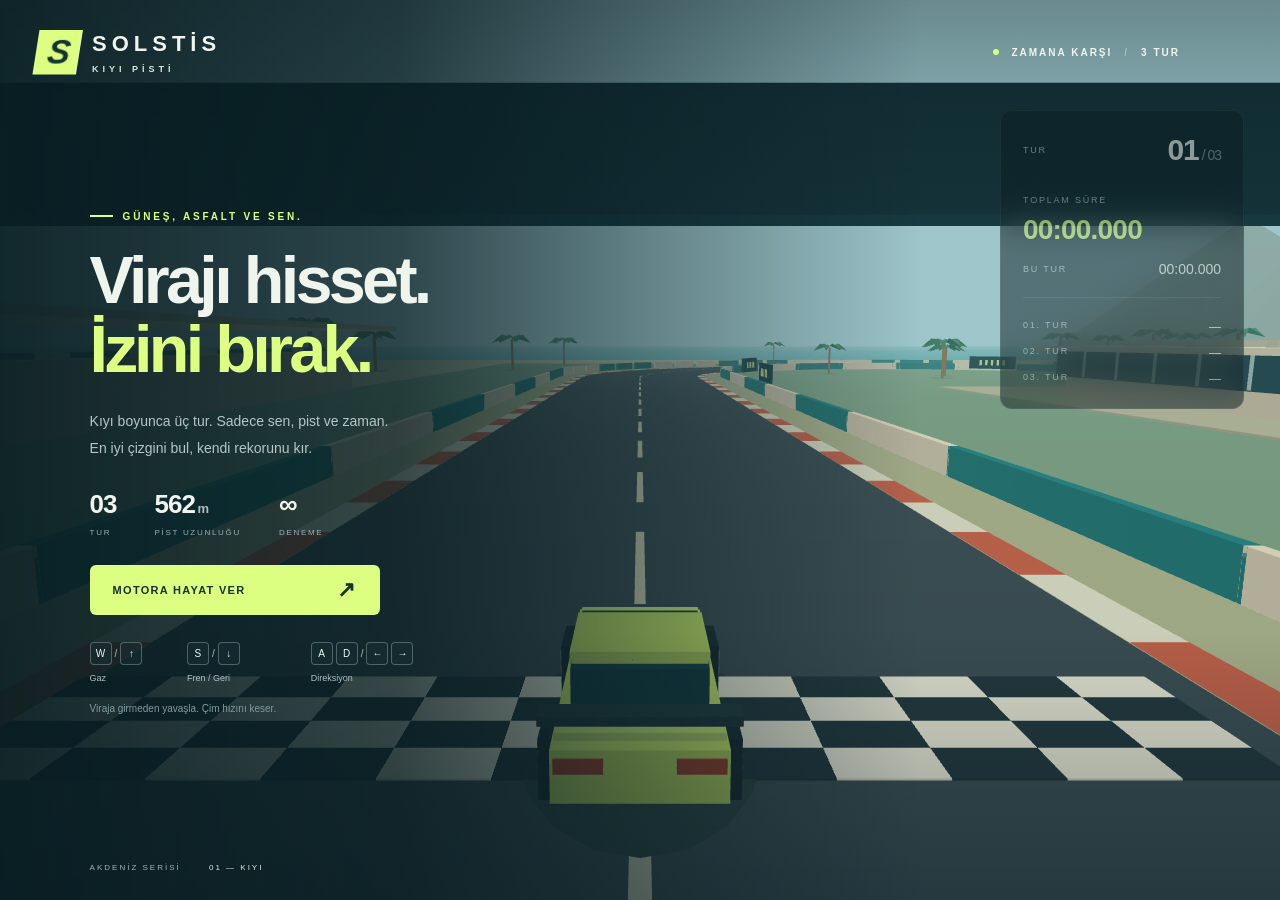
<file: chatgpt/index.html>
<!doctype html>
<html lang="tr">
<head>
<meta charset="utf-8"><meta name="viewport" content="width=device-width,initial-scale=1">
<title>Solstis — Kıyı Pisti</title>
<link rel="stylesheet" href="style.css">
</head>
<body>
<canvas id="game" aria-label="Üç boyutlu araba yarışı"></canvas>
<div class="vignette"></div>
<header><div class="brand"><span class="mark">S<span></span></span><div>SOLSTİS<small>KIYI PİSTİ</small></div></div><div class="event"><i></i> ZAMANA KARŞI <span> / </span> 3 TUR</div><button id="pause" class="icon-button" aria-label="Yarışı duraklat" title="Duraklat (P)">Ⅱ</button></header>
<section id="telemetry" class="glass telemetry"><div class="lap-count"><span>TUR</span><b id="lap">01<em> / 03</em></b></div><div class="total"><span>TOPLAM SÜRE</span><strong id="total">00:00.000</strong></div><div class="current"><span>BU TUR</span><strong id="current">00:00.000</strong></div><div id="lap-list" class="lap-list"><div><span>01. TUR</span><b>—</b></div><div><span>02. TUR</span><b>—</b></div><div><span>03. TUR</span><b>—</b></div></div></section>
<div id="notification" role="status"></div>
<div class="map glass"><div class="map-title">PİST ROTASI <span>562 M</span></div><svg viewBox="-132 -74 264 148" aria-label="Pist haritası"><path d="M -65 -48 L 65 -48 A 48 48 0 0 1 65 48 L -65 48 A 48 48 0 0 1 -65 -48" fill="none" stroke="#4d696b" stroke-width="13"/><path d="M -65 -48 L 65 -48 A 48 48 0 0 1 65 48 L -65 48 A 48 48 0 0 1 -65 -48" fill="none" stroke="#c1d0b7" stroke-width="1" stroke-dasharray="3 5"/><path d="M -40 -56 V -40" stroke="white" stroke-width="3"/><circle id="map-dot" cx="-40" cy="-48" r="5" fill="#d7ff71" stroke="#15282b" stroke-width="2"/></svg><div class="map-caption"><i></i> SENİN ARABAN <span>SAAT YÖNÜNDE ↻</span></div></div>
<div class="speed"><div><b id="speed">000</b><span>KM/SA</span></div><div class="speed-track"><i id="speed-bar"></i></div><footer><span id="gear">N</span><span id="surface">ASFALT</span></footer></div>
<div class="bottom-hint"><kbd>W</kbd><kbd>A</kbd><kbd>S</kbd><kbd>D</kbd><span> / Ok tuşları</span><span class="divider">·</span><kbd>P</kbd><span>Duraklat</span><span class="divider">·</span><kbd>F</kbd><span>Tam ekran</span></div>
<div id="overlay" class="overlay"><main class="welcome"><div class="eyebrow"><span></span> GÜNEŞ, ASFALT VE SEN.</div><h1>Virajı hisset.<br><em>İzini bırak.</em></h1><p>Kıyı boyunca üç tur. Sadece sen, pist ve zaman.<br>En iyi çizgini bul, kendi rekorunu kır.</p><div class="specs"><div><b>03</b><span>TUR</span></div><div><b>562<span> m</span></b><span>PİST UZUNLUĞU</span></div><div><b>∞</b><span>DENEME</span></div></div><button id="start" class="primary">MOTORA HAYAT VER <span>↗</span></button><div class="controls"><div><kbd>W</kbd> / <kbd>↑</kbd><span>Gaz</span></div><div><kbd>S</kbd> / <kbd>↓</kbd><span>Fren / Geri</span></div><div><kbd>A</kbd><kbd>D</kbd> / <kbd>←</kbd><kbd>→</kbd><span>Direksiyon</span></div></div><small class="tip">Viraja girmeden yavaşla. Çim hızını keser.</small></main><div class="edition">AKDENİZ SERİSİ <span>01 — KIYI</span></div></div>
<div id="pause-overlay" class="modal" hidden><section class="result-card"><div class="eyebrow">KISA BİR MOLA</div><h2>Yarış duraklatıldı.</h2><p>Zaman sen hazır olana kadar bekler.</p><button id="resume" class="primary">DEVAM ET <span>↗</span></button><button id="restart-pause" class="secondary">Yeniden başlat</button></section></div>
<div id="results" class="modal" hidden><section class="result-card"><div class="eyebrow">DAMALI BAYRAK</div><h2>Üç tur. Tek iz.</h2><p id="result-message">Kıyı pistini tamamladın.</p><div class="result-total"><span>TOPLAM SÜREN</span><b id="result-time"></b></div><div id="result-laps"></div><div class="best"><span>EN İYİ TUR</span><b id="best-lap"></b></div><button id="restart" class="primary">BİR DAHA YARIŞ <span>↗</span></button></section></div>
<div id="countdown" aria-live="polite"></div>
<script src="game.js"></script>
</body></html>
</file>
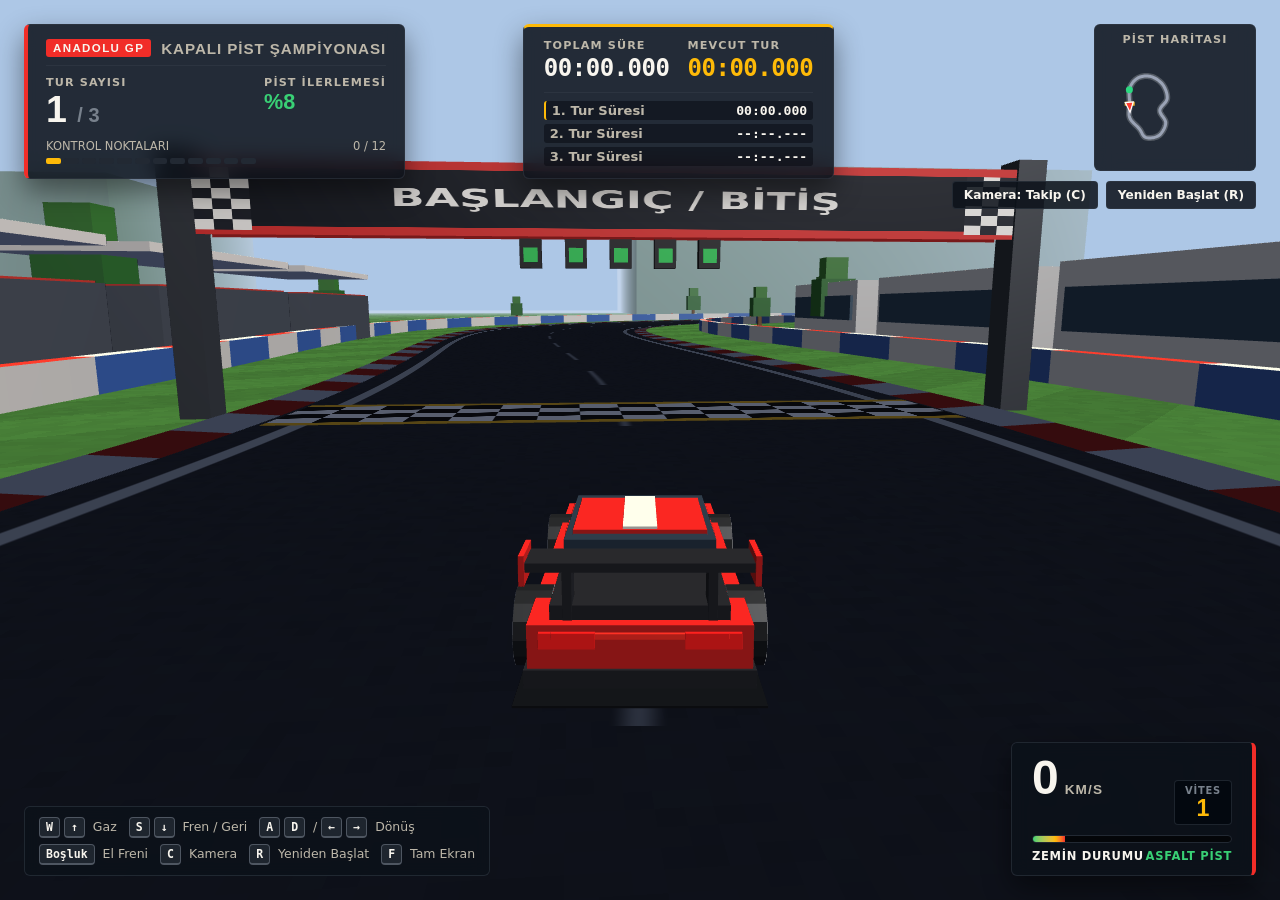
<file: gemini/index.html>
<!DOCTYPE html>
<html lang="tr">
<head>
  <meta charset="UTF-8" />
  <meta name="viewport" content="width=device-width, initial-scale=1.0" />
  <title>Anadolu GP — 3D Araba Yarışı</title>
  <style>
    :root {
      --bg-obsidian: oklch(0.14 0.015 255 / 0.88);
      --bg-panel: oklch(0.18 0.018 255 / 0.86);
      --bg-panel-strong: oklch(0.13 0.018 255 / 0.95);
      --border-subtle: oklch(0.35 0.02 255 / 0.55);
      --border-highlight: oklch(0.64 0.22 29 / 0.85);
      --text-primary: oklch(0.97 0.01 85);
      --text-secondary: oklch(0.78 0.02 85);
      --text-muted: oklch(0.60 0.02 255);
      --accent-red: oklch(0.62 0.23 28);
      --accent-amber: oklch(0.83 0.17 82);
      --accent-emerald: oklch(0.76 0.18 152);
      --font-display: 'Bahnschrift', 'DIN Alternate', 'Franklin Gothic Medium', 'Trebuchet MS', sans-serif;
      --font-sans: system-ui, -apple-system, 'Segoe UI', sans-serif;
      --font-mono: 'SF Mono', 'JetBrains Mono', 'Menlo', 'Consolas', monospace;
    }

    * {
      box-sizing: border-box;
      margin: 0;
      padding: 0;
      user-select: none;
      -webkit-user-select: none;
    }

    html, body {
      width: 100%;
      height: 100%;
      overflow: hidden;
      background: oklch(0.15 0.02 250);
      font-family: var(--font-sans);
      color: var(--text-primary);
    }

    #game-container {
      position: relative;
      width: 100vw;
      height: 100vh;
      overflow: hidden;
    }

    #gl-canvas {
      display: block;
      width: 100%;
      height: 100%;
    }

    /* Telemetry HUD Overlay */
    .hud-layer {
      position: absolute;
      inset: 0;
      pointer-events: none;
      display: grid;
      grid-template-rows: auto 1fr auto;
      padding: clamp(14px, 2vw, 24px);
      z-index: 10;
    }

    .hud-top {
      display: flex;
      justify-content: space-between;
      align-items: flex-start;
      gap: 16px;
      flex-wrap: wrap;
    }

    /* Left Telemetry Block: Lap & Checkpoints */
    .telemetry-card {
      background: var(--bg-panel);
      border: 1px solid var(--border-subtle);
      border-left: 4px solid var(--accent-red);
      backdrop-filter: blur(10px);
      padding: 14px 18px;
      border-radius: 6px;
      box-shadow: 0 12px 28px oklch(0.08 0.01 250 / 0.45);
    }

    .brand-header {
      display: flex;
      align-items: center;
      gap: 10px;
      margin-bottom: 10px;
      padding-bottom: 8px;
      border-bottom: 1px solid var(--border-subtle);
    }

    .brand-tag {
      background: var(--accent-red);
      color: var(--text-primary);
      font-family: var(--font-display);
      font-weight: 800;
      font-size: 0.72rem;
      letter-spacing: 0.12em;
      padding: 3px 7px;
      border-radius: 3px;
      text-transform: uppercase;
    }

    .brand-title {
      font-family: var(--font-display);
      font-weight: 700;
      font-size: 0.95rem;
      letter-spacing: 0.06em;
      color: var(--text-secondary);
      text-transform: uppercase;
    }

    .lap-counter-row {
      display: flex;
      align-items: baseline;
       justify-content: space-between;
      gap: 24px;
    }

    .metric-group {
      display: flex;
      flex-direction: column;
    }

    .metric-label {
      font-size: 0.7rem;
      font-weight: 700;
      letter-spacing: 0.1em;
      text-transform: uppercase;
      color: var(--text-secondary);
      margin-bottom: 2px;
    }

    .lap-value {
      font-family: var(--font-display);
      font-size: clamp(1.8rem, 3vw, 2.35rem);
      font-weight: 800;
      line-height: 1;
      font-variant-numeric: tabular-nums;
      color: var(--text-primary);
    }

    .lap-value span {
      color: var(--text-muted);
      font-size: 1.25rem;
      font-weight: 600;
    }

    .sector-progress {
      margin-top: 10px;
    }

    .sector-Header {
      display: flex;
      justify-content: space-between;
      font-size: 0.72rem;
      color: var(--text-secondary);
      margin-bottom: 5px;
      font-variant-numeric: tabular-nums;
    }

    .sector-bars {
      display: grid;
      grid-template-columns: repeat(12, 1fr);
      gap: 3px;
      width: 210px;
    }

    .sector-pip {
      height: 6px;
      border-radius: 2px;
      background: oklch(0.28 0.02 255);
      transition: background-color 0.15s ease;
    }

    .sector-pip.passed {
      background: var(--accent-emerald);
    }

    .sector-pip.next {
      background: var(--accent-amber);
    }

    /* Center-Top Timing Board */
    .timing-board {
      background: var(--bg-panel);
      border: 1px solid var(--border-subtle);
      border-top: 3px solid var(--accent-amber);
      backdrop-filter: blur(10px);
      padding: 12px 20px;
      border-radius: 6px;
      min-width: 290px;
      box-shadow: 0 12px 28px oklch(0.08 0.01 250 / 0.45);
    }

    .primary-timers {
      display: grid;
      grid-template-columns: 1fr 1fr;
      gap: 18px;
      padding-bottom: 10px;
      border-bottom: 1px solid var(--border-subtle);
      margin-bottom: 8px;
    }

    .timer-value {
      font-family: var(--font-mono);
      font-size: clamp(1.2rem, 2vw, 1.5rem);
      font-weight: 700;
      font-variant-numeric: tabular-nums;
      letter-spacing: -0.02em;
      color: var(--text-primary);
    }

    .timer-value.accent {
      color: var(--accent-amber);
    }

    .lap-splits-list {
      display: flex;
      flex-direction: column;
      gap: 4px;
    }

    .lap-split-item {
      display: flex;
      justify-content: space-between;
      align-items: center;
      font-size: 0.82rem;
      padding: 2px 6px;
      border-radius: 3px;
      background: oklch(0.14 0.015 255 / 0.5);
    }

    .lap-split-item.active-lap {
      border-left: 2px solid var(--accent-amber);
      color: var(--text-primary);
    }

    .lap-split-item.completed-lap {
      border-left: 2px solid var(--accent-emerald);
    }

    .lap-split-label {
      font-weight: 600;
      color: var(--text-secondary);
    }

    .lap-split-time {
      font-family: var(--font-mono);
      font-variant-numeric: tabular-nums;
      font-weight: 600;
      color: var(--text-primary);
    }

    /* Right Top: Minimap & Quick Actions */
    .right-hud-column {
      display: flex;
      flex-direction: column;
      align-items: flex-end;
      gap: 10px;
    }

    .minimap-card {
      background: var(--bg-panel);
      border: 1px solid var(--border-subtle);
      border-radius: 6px;
      padding: 8px 10px;
      backdrop-filter: blur(10px);
      display: flex;
      flex-direction: column;
      align-items: center;
      gap: 4px;
    }

    #minimap-canvas {
      display: block;
      width: 140px;
      height: 110px;
    }

    .hud-action-row {
      display: flex;
      gap: 8px;
      pointer-events: auto;
    }

    .hud-btn {
      background: var(--bg-panel);
      color: var(--text-primary);
      border: 1px solid var(--border-subtle);
      border-radius: 4px;
      padding: 6px 11px;
      font-family: var(--font-sans);
      font-size: 0.76rem;
      font-weight: 600;
      cursor: pointer;
      transition: background-color 0.15s ease, border-color 0.15s ease, transform 0.1s ease;
    }

    .hud-btn:hover {
      background: oklch(0.25 0.03 255 / 0.95);
      border-color: var(--accent-amber);
    }

    .hud-btn:active {
      transform: translateY(1px);
    }

    /* Center Status Alerts (Off-track, Wrong way, Lap completed) */
    .hud-center {
      display: flex;
      flex-direction: column;
      align-items: center;
      justify-content: flex-start;
      padding-top: 18px;
      gap: 10px;
    }

    .alert-banner {
      padding: 10px 22px;
      border-radius: 6px;
      font-family: var(--font-display);
      font-size: 1.05rem;
      font-weight: 800;
      letter-spacing: 0.06em;
      text-transform: uppercase;
      opacity: 0;
      transform: translateY(-8px);
      transition: opacity 0.18s ease, transform 0.18s ease;
      box-shadow: 0 10px 25px oklch(0.05 0.02 25 / 0.5);
      text-align: center;
    }

    .alert-banner.visible {
      opacity: 1;
      transform: translateY(0);
    }

    .alert-banner.warning {
      background: oklch(0.54 0.22 28 / 0.95);
      border: 2px solid oklch(0.84 0.16 80);
      color: var(--text-primary);
    }

    .alert-banner.info {
      background: oklch(0.22 0.04 155 / 0.94);
      border: 2px solid var(--accent-emerald);
      color: var(--text-primary);
    }

    /* Bottom HUD: Controls Guide + Speedometer Cluster */
    .hud-bottom {
      display: flex;
      justify-content: space-between;
      align-items: flex-end;
      gap: 16px;
      flex-wrap: wrap;
    }

    .controls-card {
      background: var(--bg-panel);
      border: 1px solid var(--border-subtle);
      border-radius: 6px;
      padding: 10px 14px;
      backdrop-filter: blur(8px);
      display: flex;
      flex-direction: column;
      gap: 6px;
    }

    .controls-row {
      display: flex;
      align-items: center;
      gap: 12px;
      flex-wrap: wrap;
      font-size: 0.78rem;
      color: var(--text-secondary);
    }

    .key-badge {
      display: inline-block;
      background: oklch(0.26 0.02 255);
      border: 1px solid oklch(0.45 0.02 255);
      border-bottom-width: 2px;
      color: var(--text-primary);
      font-family: var(--font-mono);
      font-size: 0.72rem;
      font-weight: 700;
      padding: 2px 6px;
      border-radius: 4px;
      margin-right: 4px;
    }

    /* Speedometer & Tachometer Cluster */
    .speed-cluster {
      background: var(--bg-panel);
      border: 1px solid var(--border-subtle);
      border-right: 4px solid var(--accent-red);
      border-radius: 6px;
      padding: 12px 20px;
      backdrop-filter: blur(10px);
      min-width: 245px;
      box-shadow: 0 12px 28px oklch(0.08 0.01 250 / 0.45);
    }

    .speed-top-row {
      display: flex;
      justify-content: space-between;
      align-items: baseline;
      gap: 18px;
    }

    .speed-readout {
      display: flex;
      align-items: baseline;
      gap: 6px;
    }

    .speed-number {
      font-family: var(--font-display);
      font-size: clamp(2.2rem, 3.8vw, 3rem);
      font-weight: 900;
      line-height: 0.95;
      font-variant-numeric: tabular-nums;
      color: var(--text-primary);
    }

    .speed-unit {
      font-family: var(--font-display);
      font-size: 0.85rem;
      font-weight: 700;
      color: var(--text-secondary);
      letter-spacing: 0.08em;
    }

    .gear-box {
      display: flex;
      flex-direction: column;
      align-items: center;
      background: oklch(0.13 0.02 255);
      border: 1px solid var(--border-subtle);
      border-radius: 4px;
      padding: 4px 10px;
      min-width: 54px;
    }

    .gear-label {
      font-size: 0.62rem;
      font-weight: 700;
      color: var(--text-muted);
      letter-spacing: 0.08em;
    }

    .gear-value {
      font-family: var(--font-display);
      font-size: 1.45rem;
      font-weight: 900;
      color: var(--accent-amber);
      line-height: 1.05;
    }

    .rpm-bar-track {
      margin-top: 10px;
      width: 100%;
      height: 8px;
      background: oklch(0.12 0.01 255);
      border-radius: 4px;
      overflow: hidden;
      border: 1px solid oklch(0.28 0.02 255);
    }

    .rpm-bar-fill {
      height: 100%;
      width: 15%;
      background: linear-gradient(90deg, var(--accent-emerald) 0%, var(--accent-amber) 70%, var(--accent-red) 100%);
      transition: width 0.06s linear;
    }

    .surface-status {
      margin-top: 6px;
      display: flex;
      justify-content: space-between;
      font-size: 0.72rem;
      font-weight: 700;
      letter-spacing: 0.06em;
      text-transform: uppercase;
    }

    .surface-tag {
      color: var(--accent-emerald);
    }

    .surface-tag.offtrack {
      color: var(--accent-red);
    }

    /* Results Screen Modal */
    .results-overlay {
      position: absolute;
      inset: 0;
      background: oklch(0.10 0.02 255 / 0.82);
      backdrop-filter: blur(12px);
      display: flex;
      align-items: center;
      justify-content: center;
      padding: 20px;
      z-index: 50;
      opacity: 0;
      pointer-events: none;
      transition: opacity 0.3s cubic-bezier(0.22, 1, 0.36, 1);
    }

    .results-overlay.open {
      opacity: 1;
      pointer-events: auto;
    }

    .results-panel {
      background: var(--bg-panel-strong);
      border: 1px solid var(--border-subtle);
      border-top: 5px solid var(--accent-red);
      border-radius: 8px;
      width: min(540px, 100%);
      padding: clamp(22px, 4vw, 34px);
      box-shadow: 0 24px 60px oklch(0.04 0.01 255 / 0.8);
      transform: translateY(16px);
      transition: transform 0.35s cubic-bezier(0.22, 1, 0.36, 1);
    }

    .results-overlay.open .results-panel {
      transform: translateY(0);
    }

    .results-badge {
      display: inline-block;
      background: var(--accent-red);
      color: var(--text-primary);
      font-family: var(--font-display);
      font-size: 0.78rem;
      font-weight: 800;
      letter-spacing: 0.14em;
      padding: 4px 10px;
      border-radius: 3px;
      text-transform: uppercase;
      margin-bottom: 10px;
    }

    .results-title {
      font-family: var(--font-display);
      font-size: clamp(1.8rem, 3.5vw, 2.4rem);
      font-weight: 900;
      letter-spacing: 0.02em;
      color: var(--text-primary);
      margin-bottom: 6px;
    }

    .results-subtitle {
      font-size: 0.92rem;
      color: var(--text-secondary);
      margin-bottom: 22px;
    }

    .results-summary-grid {
      display: grid;
      grid-template-columns: 1fr 1fr;
      gap: 14px;
      margin-bottom: 20px;
    }

    .summary-box {
      background: oklch(0.17 0.02 255);
      border: 1px solid var(--border-subtle);
      border-radius: 6px;
      padding: 12px 16px;
    }

    .summary-box-label {
      font-size: 0.72rem;
      font-weight: 700;
      letter-spacing: 0.1em;
      text-transform: uppercase;
      color: var(--text-secondary);
      margin-bottom: 4px;
    }

    .summary-box-value {
      font-family: var(--font-mono);
      font-size: 1.45rem;
      font-weight: 800;
      font-variant-numeric: tabular-nums;
      color: var(--accent-amber);
    }

    .results-laps-table {
      width: 100%;
      border-collapse: collapse;
      margin-bottom: 24px;
      background: oklch(0.16 0.015 255);
      border-radius: 6px;
      overflow: hidden;
      border: 1px solid var(--border-subtle);
    }

    .results-laps-table th,
    .results-laps-table td {
      padding: 10px 14px;
      text-align: left;
      font-size: 0.88rem;
      border-bottom: 1px solid var(--border-subtle);
    }

    .results-laps-table th {
      font-size: 0.72rem;
      text-transform: uppercase;
      letter-spacing: 0.08em;
      color: var(--text-secondary);
      background: oklch(0.14 0.015 255);
    }

    .results-laps-table td.mono-cell {
      font-family: var(--font-mono);
      font-variant-numeric: tabular-nums;
      font-weight: 700;
      text-align: right;
    }

    .best-lap-badge {
      display: inline-block;
      background: oklch(0.32 0.11 152);
      color: var(--accent-emerald);
      font-size: 0.68rem;
      font-weight: 800;
      padding: 2px 6px;
      border-radius: 3px;
      margin-left: 8px;
      text-transform: uppercase;
    }

    .results-actions {
      display: flex;
      gap: 12px;
      justify-content: flex-end;
    }

    .btn-restart {
      width: 100%;
      background: var(--accent-red);
      color: var(--text-primary);
      border: none;
      border-radius: 6px;
      padding: 14px 24px;
      font-family: var(--font-display);
      font-size: 1.05rem;
      font-weight: 800;
      letter-spacing: 0.08em;
      text-transform: uppercase;
      cursor: pointer;
      transition: background-color 0.15s ease, transform 0.1s ease;
      box-shadow: 0 8px 20px oklch(0.55 0.22 28 / 0.4);
    }

    .btn-restart:hover {
      background: oklch(0.67 0.23 28);
    }

    .btn-restart:active {
      transform: translateY(1px);
    }

    @media (max-width: 760px) {
      .hud-top {
        flex-direction: column;
        align-items: stretch;
      }
      .right-hud-column {
        flex-direction: row;
        justify-content: space-between;
        align-items: center;
      }
      .controls-card {
        display: none;
      }
    }
  </style>
</head>
<body>
  <div id="game-container">
    <canvas id="gl-canvas"></canvas>

    <!-- Turkish Motorsport Telemetry HUD -->
    <div class="hud-layer">
      <div class="hud-top">
        <!-- Lap & Sector Progress -->
        <div class="telemetry-card">
          <div class="brand-header">
            <span class="brand-tag">ANADOLU GP</span>
            <span class="brand-title">KAPALI PİST ŞAMPİYONASI</span>
          </div>
          <div class="lap-counter-row">
            <div class="metric-group">
              <span class="metric-label">TUR SAYISI</span>
              <div class="lap-value" id="hud-lap">1 <span>/ 3</span></div>
            </div>
            <div class="metric-group">
              <span class="metric-label">PİST İLERLEMESİ</span>
              <div class="lap-value" id="hud-progress" style="font-size:1.35rem; color: var(--accent-emerald);">%0</div>
            </div>
          </div>
          <div class="sector-progress">
            <div class="sector-Header">
              <span>KONTROL NOKTALARI</span>
              <span id="hud-checkpoint-text">0 / 12</span>
            </div>
            <div class="sector-bars" id="hud-sector-bars"></div>
          </div>
        </div>

        <!-- Timing Board: Total Time, Current Lap, Lap Splits -->
        <div class="timing-board">
          <div class="primary-timers">
            <div class="metric-group">
              <span class="metric-label">TOPLAM SÜRE</span>
              <div class="timer-value" id="hud-total-time">00:00.000</div>
            </div>
            <div class="metric-group">
              <span class="metric-label">MEVCUT TUR</span>
              <div class="timer-value accent" id="hud-current-lap-time">00:00.000</div>
            </div>
          </div>
          <div class="lap-splits-list">
            <div class="lap-split-item active-lap" id="lap-row-1">
              <span class="lap-split-label">1. Tur Süresi</span>
              <span class="lap-split-time" id="lap-time-1">--:--.---</span>
            </div>
            <div class="lap-split-item" id="lap-row-2">
              <span class="lap-split-label">2. Tur Süresi</span>
              <span class="lap-split-time" id="lap-time-2">--:--.---</span>
            </div>
            <div class="lap-split-item" id="lap-row-3">
              <span class="lap-split-label">3. Tur Süresi</span>
              <span class="lap-split-time" id="lap-time-3">--:--.---</span>
            </div>
          </div>
        </div>

        <!-- Track Minimap & Quick Buttons -->
        <div class="right-hud-column">
          <div class="minimap-card">
            <span class="metric-label">PİST HARİTASI</span>
            <canvas id="minimap-canvas" width="140" height="110"></canvas>
          </div>
          <div class="hud-action-row">
            <button class="hud-btn" id="btn-camera" type="button" title="Kamera Açısını Değiştir (C)">Kamera: Takip (C)</button>
            <button class="hud-btn" id="btn-quick-reset" type="button" title="Yarışı Baştan Başlat (R)">Yeniden Başlat (R)</button>
          </div>
        </div>
      </div>

      <!-- Center Alerts -->
      <div class="hud-center">
        <div class="alert-banner" id="hud-alert"></div>
      </div>

      <!-- Bottom Controls & Speedometer -->
      <div class="hud-bottom">
        <div class="controls-card">
          <div class="controls-row">
            <span><kbd class="key-badge">W</kbd><kbd class="key-badge">↑</kbd> Gaz</span>
            <span><kbd class="key-badge">S</kbd><kbd class="key-badge">↓</kbd> Fren / Geri</span>
            <span><kbd class="key-badge">A</kbd><kbd class="key-badge">D</kbd> / <kbd class="key-badge">←</kbd><kbd class="key-badge">→</kbd> Dönüş</span>
          </div>
          <div class="controls-row">
            <span><kbd class="key-badge">Boşluk</kbd> El Freni</span>
            <span><kbd class="key-badge">C</kbd> Kamera</span>
            <span><kbd class="key-badge">R</kbd> Yeniden Başlat</span>
            <span><kbd class="key-badge">F</kbd> Tam Ekran</span>
          </div>
        </div>

        <div class="speed-cluster">
          <div class="speed-top-row">
            <div class="speed-readout">
              <span class="speed-number" id="hud-speed">0</span>
              <span class="speed-unit">KM/S</span>
            </div>
            <div class="gear-box">
              <span class="gear-label">VİTES</span>
              <span class="gear-value" id="hud-gear">1</span>
            </div>
          </div>
          <div class="rpm-bar-track">
            <div class="rpm-bar-fill" id="hud-rpm-bar"></div>
          </div>
          <div class="surface-status">
            <span>ZEMİN DURUMU</span>
            <span class="surface-tag" id="hud-surface">ASFALT PİST</span>
          </div>
        </div>
      </div>
    </div>

    <!-- 3-Lap Finish Results Modal -->
    <div class="results-overlay" id="results-modal" role="dialog" aria-modal="true" aria-labelledby="results-heading">
      <div class="results-panel">
        <span class="results-badge">DAMALI BAYRAK — 3 TUR BİTTİ</span>
        <h1 class="results-title" id="results-heading">YARIŞ TAMAMLANDI!</h1>
        <p class="results-subtitle" id="results-rank-text">Anadolu GP kapalı pistinde 3 turu başarıyla tamamladınız.</p>

        <div class="results-summary-grid">
          <div class="summary-box">
            <div class="summary-box-label">TOPLAM SÜRE</div>
            <div class="summary-box-value" id="res-total-time">00:00.000</div>
          </div>
          <div class="summary-box">
            <div class="summary-box-label">EN İYİ TUR</div>
            <div class="summary-box-value" id="res-best-lap" style="color: var(--accent-emerald);">00:00.000</div>
          </div>
        </div>

        <table class="results-laps-table">
          <thead>
            <tr>
              <th>Tur</th>
              <th>Durum</th>
              <th style="text-align:right;">Tur Süresi</th>
            </tr>
          </thead>
          <tbody id="res-laps-tbody">
            <tr>
              <td>1. Tur</td>
              <td>Geçerli</td>
              <td class="mono-cell" id="res-lap-1">00:00.000</td>
            </tr>
            <tr>
              <td>2. Tur</td>
              <td>Geçerli</td>
              <td class="mono-cell" id="res-lap-2">00:00.000</td>
            </tr>
            <tr>
              <td>3. Tur</td>
              <td>Geçerli</td>
              <td class="mono-cell" id="res-lap-3">00:00.000</td>
            </tr>
          </tbody>
        </table>

        <div class="results-actions">
          <button class="btn-restart" id="btn-restart-race" type="button">YARIŞI YENİDEN BAŞLAT (ENTER / R)</button>
        </div>
      </div>
    </div>
  </div>

  <script>
    (function () {
      'use strict';

      // =========================================================================
      // 1. MATH & MATRIX UTILITIES (WebGL 3D)
      // =========================================================================
      const Mat4 = {
        create() {
          const out = new Float32Array(16);
          out[0] = 1; out[5] = 1; out[10] = 1; out[15] = 1;
          return out;
        },
        identity(out) {
          out.fill(0);
          out[0] = 1; out[5] = 1; out[10] = 1; out[15] = 1;
          return out;
        },
        perspective(out, fovy, aspect, near, far) {
          const f = 1.0 / Math.tan(fovy / 2);
          out.fill(0);
          out[0] = f / aspect;
          out[5] = f;
          out[10] = (far + near) / (near - far);
          out[11] = -1;
          out[14] = (2 * far * near) / (near - far);
          return out;
        },
        lookAt(out, eye, center, up) {
          let zx = eye[0] - center[0];
          let zy = eye[1] - center[1];
          let zz = eye[2] - center[2];
          let len = Math.hypot(zx, zy, zz);
          if (len === 0) {
            zz = 1;
          } else {
            zx /= len; zy /= len; zz /= len;
          }
          let xx = up[1] * zz - up[2] * zy;
          let xy = up[2] * zx - up[0] * zz;
          let xz = up[0] * zy - up[1] * zx;
          len = Math.hypot(xx, xy, xz);
          if (len > 0) {
            xx /= len; xy /= len; xz /= len;
          }
          const yx = zy * xz - zz * xy;
          const yy = zz * xx - zx * xz;
          const yz = zx * xy - zy * xx;

          out[0] = xx; out[1] = yx; out[2] = zx; out[3] = 0;
          out[4] = xy; out[5] = yy; out[6] = zy; out[7] = 0;
          out[8] = xz; out[9] = yz; out[10] = zz; out[11] = 0;
          out[12] = -(xx * eye[0] + xy * eye[1] + xz * eye[2]);
          out[13] = -(yx * eye[0] + yy * eye[1] + yz * eye[2]);
          out[14] = -(zx * eye[0] + zy * eye[1] + zz * eye[2]);
          out[15] = 1;
          return out;
        },
        multiply(out, a, b) {
          const a00 = a[0], a01 = a[1], a02 = a[2], a03 = a[3];
          const a10 = a[4], a11 = a[5], a12 = a[6], a13 = a[7];
          const a20 = a[8], a21 = a[9], a22 = a[10], a23 = a[11];
          const a30 = a[12], a31 = a[13], a32 = a[14], a33 = a[15];

          for (let i = 0; i < 4; i++) {
            const b0 = b[i * 4], b1 = b[i * 4 + 1], b2 = b[i * 4 + 2], b3 = b[i * 4 + 3];
            out[i * 4]     = b0 * a00 + b1 * a10 + b2 * a20 + b3 * a30;
            out[i * 4 + 1] = b0 * a01 + b1 * a11 + b2 * a21 + b3 * a31;
            out[i * 4 + 2] = b0 * a02 + b1 * a12 + b2 * a22 + b3 * a32;
            out[i * 4 + 3] = b0 * a03 + b1 * a13 + b2 * a23 + b3 * a33;
          }
          return out;
        },
        fromTranslationRotationScale(out, tx, ty, tz, yaw, pitch, roll, sx = 1, sy = 1, sz = 1) {
          const cy = Math.cos(yaw), syaw = Math.sin(yaw);
          const cp = Math.cos(pitch), sp = Math.sin(pitch);
          const cr = Math.cos(roll), sr = Math.sin(roll);

          // R = Ry(yaw) * Rx(pitch) * Rz(roll)
          const r00 = cy * cr + syaw * sp * sr;
          const r01 = cp * sr;
          const r02 = -syaw * cr + cy * sp * sr;

          const r10 = -cy * sr + syaw * sp * cr;
          const r11 = cp * cr;
          const r12 = syaw * sr + cy * sp * cr;

          const r20 = syaw * cp;
          const r21 = -sp;
          const r22 = cy * cp;

          out[0] = r00 * sx;
          out[1] = r01 * sx;
          out[2] = r02 * sx;
          out[3] = 0;

          out[4] = r10 * sy;
          out[5] = r11 * sy;
          out[6] = r12 * sy;
          out[7] = 0;

          out[8] = r20 * sz;
          out[9] = r21 * sz;
          out[10] = r22 * sz;
          out[11] = 0;

          out[12] = tx;
          out[13] = ty;
          out[14] = tz;
          out[15] = 1;
          return out;
        }
      };

      // =========================================================================
      // 2. CLOSED GRAND PRIX CIRCUIT SPLINE ("ANADOLU GP")
      // =========================================================================
      // Control points in clockwise loop (X, Z) in meters.
      // Point 0->1 is the main Start/Finish straight heading toward -Z.
      const RAW_CONTROL_POINTS = [
        { x: 0,    z: 95 },
        { x: 0,    z: 0 },     // Start/Finish line area
        { x: 0,    z: -105 },  // End of main straight -> Turn 1 entry
        { x: 55,   z: -175 },  // Turn 1 apex (sweeping right)
        { x: 145,  z: -185 },  // Turn 2 exit
        { x: 225,  z: -130 },  // Fast right bend
        { x: 255,  z: -35 },   // Esses entry
        { x: 205,  z: 45 },    // Esses mid (left)
        { x: 245,  z: 130 },   // Esses exit (right)
        { x: 200,  z: 215 },   // Hairpin entry
        { x: 110,  z: 230 },   // Hairpin exit
        { x: 65,   z: 170 }    // Final corner onto main straight
      ];

      const TRACK_SAMPLES = 600;
      const ROAD_HALF_WIDTH = 10.5;       // 21m wide asphalt road
      const KERB_WIDTH = 1.6;             // Red-white rumble strips
      const WALL_HALF_WIDTH = 19.5;       // Closed outer/inner concrete barriers
      const TOTAL_CHECKPOINTS = 12;
      const TOTAL_LAPS = 3;

      function catmullRom(p0, p1, p2, p3, t) {
        const t2 = t * t;
        const t3 = t2 * t;
        return {
          x: 0.5 * (
            (2 * p1.x) +
            (-p0.x + p2.x) * t +
            (2 * p0.x - 5 * p1.x + 4 * p2.x - p3.x) * t2 +
            (-p0.x + 3 * p1.x - 3 * p2.x + p3.x) * t3
          ),
          z: 0.5 * (
            (2 * p1.z) +
            (-p0.z + p2.z) * t +
            (2 * p0.z - 5 * p1.z + 4 * p2.z - p3.z) * t2 +
            (-p0.z + 3 * p1.z - 3 * p2.z + p3.z) * t3
          )
        };
      }

      function buildUniformTrack(controlPts, numSamples) {
        const denseCount = 3000;
        const densePts = [];
        const n = controlPts.length;
        for (let i = 0; i < denseCount; i++) {
          const u = (i / denseCount) * n;
          const seg = Math.floor(u) % n;
          const localT = u - Math.floor(u);
          const p0 = controlPts[(seg - 1 + n) % n];
          const p1 = controlPts[seg];
          const p2 = controlPts[(seg + 1) % n];
          const p3 = controlPts[(seg + 2) % n];
          densePts.push(catmullRom(p0, p1, p2, p3, localT));
        }

        const cumLen = new Float64Array(denseCount + 1);
        cumLen[0] = 0;
        for (let i = 0; i < denseCount; i++) {
          const a = densePts[i];
          const b = densePts[(i + 1) % denseCount];
          cumLen[i + 1] = cumLen[i] + Math.hypot(b.x - a.x, b.z - a.z);
        }
        const totalLength = cumLen[denseCount];

        // Find index closest to (0, 0) on the main straight so index 0 is the Start/Finish Line
        let startDenseIdx = 0;
        let bestDist = Infinity;
        for (let i = 0; i < denseCount; i++) {
          const d = Math.hypot(densePts[i].x - 0, densePts[i].z - 0);
          if (d < bestDist) {
            bestDist = d;
            startDenseIdx = i;
          }
        }
        const startArc = cumLen[startDenseIdx];

        function sampleAtArc(s) {
          let target = (s % totalLength + totalLength) % totalLength;
          // Binary search in cumLen
          let lo = 0, hi = denseCount;
          while (lo < hi) {
            const mid = (lo + hi) >> 1;
            if (cumLen[mid] < target) lo = mid + 1;
            else hi = mid;
          }
          const idx = Math.max(0, lo - 1);
          const segLen = cumLen[idx + 1] - cumLen[idx] || 1;
          const frac = (target - cumLen[idx]) / segLen;
          const a = densePts[idx];
          const b = densePts[(idx + 1) % denseCount];
          return {
            x: a.x + (b.x - a.x) * frac,
            z: a.z + (b.z - a.z) * frac
          };
        }

        const samples = [];
        for (let i = 0; i < numSamples; i++) {
          const arc = startArc + (i / numSamples) * totalLength;
          samples.push(sampleAtArc(arc));
        }

        // Compute smooth tangents, right normals, and curvature
        for (let i = 0; i < numSamples; i++) {
          const prev = samples[(i - 1 + numSamples) % numSamples];
          const next = samples[(i + 1) % numSamples];
          let tx = next.x - prev.x;
          let tz = next.z - prev.z;
          const len = Math.hypot(tx, tz) || 1;
          tx /= len;
          tz /= len;
          // Right-hand normal in XZ plane when looking along (tx, tz) with Y up:
          // Forward = (tx, 0, tz), Up = (0, 1, 0) => Right = Forward x Up = (-tz, 0, tx)
          const rx = -tz;
          const rz = tx;
          samples[i].tx = tx;
          samples[i].tz = tz;
          samples[i].rx = rx;
          samples[i].rz = rz;
          samples[i].s = i / numSamples;
        }

        return { samples, totalLength };
      }

      const track = buildUniformTrack(RAW_CONTROL_POINTS, TRACK_SAMPLES);

      // Find nearest track sample to world (x, z)
      function queryTrackPosition(x, z, hintIndex = -1) {
        const pts = track.samples;
        const n = pts.length;
        let bestIdx = 0;
        let bestD2 = Infinity;

        if (hintIndex >= 0) {
          // Local window search first
          const windowRadius = 35;
          for (let offset = -windowRadius; offset <= windowRadius; offset++) {
            const idx = (hintIndex + offset + n) % n;
            const dx = x - pts[idx].x;
            const dz = z - pts[idx].z;
            const d2 = dx * dx + dz * dz;
            if (d2 < bestD2) {
              bestD2 = d2;
              bestIdx = idx;
            }
          }
        }

        if (bestD2 > 450) {
          // Full search fallback
          for (let i = 0; i < n; i++) {
            const dx = x - pts[i].x;
            const dz = z - pts[i].z;
            const d2 = dx * dx + dz * dz;
            if (d2 < bestD2) {
              bestD2 = d2;
              bestIdx = i;
            }
          }
        }

        const p = pts[bestIdx];
        const dx = x - p.x;
        const dz = z - p.z;
        const lateralOffset = dx * p.rx + dz * p.rz; // signed offset from track center (+ is right)
        const alongOffset = dx * p.tx + dz * p.tz;
        const segLen = track.totalLength / n;
        const exactIndex = (bestIdx + alongOffset / segLen + n) % n;
        const normalizedS = exactIndex / n;

        return {
          index: bestIdx,
          s: normalizedS,
          point: p,
          lateralOffset,
          absDist: Math.abs(lateralOffset)
        };
      }

      // =========================================================================
      // 3. WEBGL 3D ENGINE & SHADERS
      // =========================================================================
      const canvas = document.getElementById('gl-canvas');
      const gl = canvas.getContext('webgl', { antialias: true, alpha: false });

      const VS_SOURCE = `
        attribute vec3 aPosition;
        attribute vec3 aNormal;
        attribute vec3 aColor;
        attribute vec2 aUV;

        uniform mat4 uProj;
        uniform mat4 uView;
        uniform mat4 uModel;

        varying vec3 vWorldPos;
        varying vec3 vNormal;
        varying vec3 vColor;
        varying vec2 vUV;

        void main() {
          vec4 worldPos = uModel * vec4(aPosition, 1.0);
          vWorldPos = worldPos.xyz;
          vNormal = normalize(mat3(uModel[0].xyz, uModel[1].xyz, uModel[2].xyz) * aNormal);
          vColor = aColor;
          vUV = aUV;
          gl_Position = uProj * uView * worldPos;
        }
      `;

      const FS_SOURCE = `
        precision mediump float;

        varying vec3 vWorldPos;
        varying vec3 vNormal;
        varying vec3 vColor;
        varying vec2 vUV;

        uniform vec3 uCameraPos;
        uniform vec3 uSunDir;
        uniform int uTexMode;
        uniform sampler2D uTexture;
        uniform float uSpecPower;
        uniform float uEmissive;

        void main() {
          vec3 N = normalize(vNormal);
          vec3 L = normalize(uSunDir);
          vec3 V = normalize(uCameraPos - vWorldPos);
          vec3 H = normalize(L + V);

          vec3 baseColor = vColor;
          if (uTexMode == 1) {
            vec4 tex = texture2D(uTexture, vUV);
            baseColor = baseColor * tex.rgb;
          } else if (uTexMode == 2) {
            // Procedural asphalt micro-grain + lane lines from UV
            float grain = fract(sin(dot(floor(vWorldPos.xz * 5.0), vec2(12.9898, 78.233))) * 43758.5453);
            baseColor = vColor * (0.94 + 0.08 * grain);
            // White edge lines near UV.x = 0.06 and 0.94
            float edgeL = smoothstep(0.045, 0.05, vUV.x) * (1.0 - smoothstep(0.068, 0.073, vUV.x));
            float edgeR = smoothstep(0.927, 0.932, vUV.x) * (1.0 - smoothstep(0.95, 0.955, vUV.x));
            // Center dashed line
            float centerLine = (1.0 - smoothstep(0.0, 0.012, abs(vUV.x - 0.5))) * step(0.55, fract(vUV.y * 0.5));
            float lineMask = clamp(edgeL + edgeR + centerLine * 0.65, 0.0, 1.0);
            baseColor = mix(baseColor, vec3(0.95, 0.94, 0.90), lineMask);
          } else if (uTexMode == 3) {
            // Grass & runoff texture pattern
            float stripe = step(0.5, fract(vWorldPos.x * 0.08 + vWorldPos.z * 0.08));
            float n = fract(sin(dot(floor(vWorldPos.xz * 2.0), vec2(27.1, 61.7))) * 19531.3);
            baseColor = vColor * (0.92 + 0.08 * stripe + 0.06 * n);
          }

          float diff = max(dot(N, L), 0.0);
          float hemi = 0.5 + 0.5 * N.y;
          vec3 ambient = mix(vec3(0.24, 0.27, 0.35), vec3(0.52, 0.50, 0.45), hemi);

          float spec = 0.0;
          if (uSpecPower > 0.0 && diff > 0.0) {
            spec = pow(max(dot(N, H), 0.0), uSpecPower) * 0.45;
          }

          vec3 litColor = baseColor * (ambient + diff * vec3(1.02, 0.95, 0.84) * 0.78) + vec3(spec);
          litColor = mix(litColor, baseColor, uEmissive);

          // Atmospheric distance fog
          float dist = length(uCameraPos - vWorldPos);
          float fogFactor = clamp((dist - 110.0) / 340.0, 0.0, 1.0);
          vec3 fogColor = vec3(0.76, 0.83, 0.92);
          vec3 finalColor = mix(litColor, fogColor, fogFactor * fogFactor);

          gl_FragColor = vec4(finalColor, 1.0);
        }
      `;

      function compileShader(type, source) {
        const s = gl.createShader(type);
        gl.shaderSource(s, source);
        gl.compileShader(s);
        if (!gl.getShaderParameter(s, gl.COMPILE_STATUS)) {
          console.error('Shader error:', gl.getShaderInfoLog(s));
        }
        return s;
      }

      const program = gl.createProgram();
      gl.attachShader(program, compileShader(gl.VERTEX_SHADER, VS_SOURCE));
      gl.attachShader(program, compileShader(gl.FRAGMENT_SHADER, FS_SOURCE));
      gl.linkProgram(program);
      gl.useProgram(program);

      const attribs = {
        pos: gl.getAttribLocation(program, 'aPosition'),
        norm: gl.getAttribLocation(program, 'aNormal'),
        col: gl.getAttribLocation(program, 'aColor'),
        uv: gl.getAttribLocation(program, 'aUV')
      };

      const uniforms = {
        proj: gl.getUniformLocation(program, 'uProj'),
        view: gl.getUniformLocation(program, 'uView'),
        model: gl.getUniformLocation(program, 'uModel'),
        camPos: gl.getUniformLocation(program, 'uCameraPos'),
        sunDir: gl.getUniformLocation(program, 'uSunDir'),
        texMode: gl.getUniformLocation(program, 'uTexMode'),
        tex: gl.getUniformLocation(program, 'uTexture'),
        specPower: gl.getUniformLocation(program, 'uSpecPower'),
        emissive: gl.getUniformLocation(program, 'uEmissive')
      };

      // =========================================================================
      // 4. PROCEDURAL TEXTURES (Checkered Start/Finish Line & Gantry Banner)
      // =========================================================================
      function createCanvasTexture(drawFn, width = 512, height = 256) {
        const c = document.createElement('canvas');
        c.width = width;
        c.height = height;
        const ctx = c.getContext('2d');
        drawFn(ctx, width, height);

        const tex = gl.createTexture();
        gl.bindTexture(gl.TEXTURE_2D, tex);
        gl.texImage2D(gl.TEXTURE_2D, 0, gl.RGBA, gl.RGBA, gl.UNSIGNED_BYTE, c);
        gl.texParameteri(gl.TEXTURE_2D, gl.TEXTURE_WRAP_S, gl.CLAMP_TO_EDGE);
        gl.texParameteri(gl.TEXTURE_2D, gl.TEXTURE_WRAP_T, gl.CLAMP_TO_EDGE);
        gl.texParameteri(gl.TEXTURE_2D, gl.TEXTURE_MIN_FILTER, gl.LINEAR);
        gl.texParameteri(gl.TEXTURE_2D, gl.TEXTURE_MAG_FILTER, gl.LINEAR);
        return tex;
      }

      // Checkered Start/Finish Line Texture
      const checkerTexture = createCanvasTexture((ctx, w, h) => {
        ctx.fillStyle = '#1c1e24';
        ctx.fillRect(0, 0, w, h);
        // Yellow outer lines
        ctx.fillStyle = '#f5b82e';
        ctx.fillRect(0, 0, w, 14);
        ctx.fillRect(0, h - 14, w, 14);

        const cols = 16;
        const rows = 4;
        const cw = w / cols;
        const ch = (h - 28) / rows;
        for (let r = 0; r < rows; r++) {
          for (let c = 0; c < cols; c++) {
            ctx.fillStyle = (r + c) % 2 === 0 ? '#f8f8f5' : '#14161b';
            ctx.fillRect(c * cw, 14 + r * ch, cw + 0.5, ch + 0.5);
          }
        }
      }, 512, 128);

      // Overhead Start/Finish Gantry Banner Texture (Turkish)
      const bannerTexture = createCanvasTexture((ctx, w, h) => {
        ctx.fillStyle = '#141720';
        ctx.fillRect(0, 0, w, h);

        // Red racing top/bottom borders
        ctx.fillStyle = '#e02f2f';
        ctx.fillRect(0, 0, w, 18);
        ctx.fillRect(0, h - 18, w, 18);

        // Checkered side accents
        const sq = 22;
        for (let y = 18; y < h - 18; y += sq) {
          for (let x = 0; x < 66; x += sq) {
            ctx.fillStyle = ((x / sq + y / sq) & 1) ? '#ffffff' : '#1b1e28';
            ctx.fillRect(x, y, sq, sq);
            ctx.fillRect(w - 66 + x, y, sq, sq);
          }
        }

        ctx.fillStyle = '#ffffff';
        ctx.font = '900 54px system-ui, -apple-system, sans-serif';
        ctx.textAlign = 'center';
        ctx.textBaseline = 'middle';
        ctx.fillText('BAŞLANGIÇ / BİTİŞ', w / 2, h / 2 + 2);
      }, 1024, 160);

      // =========================================================================
      // 5. MESH BUILDER UTILITIES
      // =========================================================================
      class MeshBuilder {
        constructor() {
          this.positions = [];
          this.normals = [];
          this.colors = [];
          this.uvs = [];
          this.indices = [];
        }

        addVertex(x, y, z, nx, ny, nz, r, g, b, u = 0, v = 0) {
          const idx = this.positions.length / 3;
          this.positions.push(x, y, z);
          this.normals.push(nx, ny, nz);
          this.colors.push(r, g, b);
          this.uvs.push(u, v);
          return idx;
        }

        addQuad(p0, p1, p2, p3, color, uv0 = [0, 0], uv1 = [1, 0], uv2 = [1, 1], uv3 = [0, 1]) {
          // Compute face normal from (p1 - p0) x (p2 - p0)
          const ux = p1[0] - p0[0], uy = p1[1] - p0[1], uz = p1[2] - p0[2];
          const vx = p2[0] - p0[0], vy = p2[1] - p0[1], vz = p2[2] - p0[2];
          let nx = uy * vz - uz * vy;
          let ny = uz * vx - ux * vz;
          let nz = ux * vy - uy * vx;
          const len = Math.hypot(nx, ny, nz) || 1;
          nx /= len; ny /= len; nz /= len;

          const [r, g, b] = color;
          const i0 = this.addVertex(p0[0], p0[1], p0[2], nx, ny, nz, r, g, b, uv0[0], uv0[1]);
          const i1 = this.addVertex(p1[0], p1[1], p1[2], nx, ny, nz, r, g, b, uv1[0], uv1[1]);
          const i2 = this.addVertex(p2[0], p2[1], p2[2], nx, ny, nz, r, g, b, uv2[0], uv2[1]);
          const i3 = this.addVertex(p3[0], p3[1], p3[2], nx, ny, nz, r, g, b, uv3[0], uv3[1]);
          this.indices.push(i0, i1, i2, i0, i2, i3);
        }

        addBox(cx, cy, cz, sx, sy, sz, color) {
          const hx = sx * 0.5, hy = sy * 0.5, hz = sz * 0.5;
          const x0 = cx - hx, x1 = cx + hx;
          const y0 = cy - hy, y1 = cy + hy;
          const z0 = cz - hz, z1 = cz + hz;

          // Top (+Y)
          this.addQuad([x0, y1, z0], [x0, y1, z1], [x1, y1, z1], [x1, y1, z0], color);
          // Bottom (-Y)
          this.addQuad([x0, y0, z1], [x0, y0, z0], [x1, y0, z0], [x1, y0, z1], color);
          // Front (+Z)
          this.addQuad([x0, y0, z1], [x1, y0, z1], [x1, y1, z1], [x0, y1, z1], color);
          // Back (-Z)
          this.addQuad([x1, y0, z0], [x0, y0, z0], [x0, y1, z0], [x1, y1, z0], color);
          // Right (+X)
          this.addQuad([x1, y0, z1], [x1, y0, z0], [x1, y1, z0], [x1, y1, z1], color);
          // Left (-X)
          this.addQuad([x0, y0, z0], [x0, y0, z1], [x0, y1, z1], [x0, y1, z0], color);
        }

        addCylinderX(cx, cy, cz, radius, width, segments, tireColor, rimColor) {
          const x0 = cx - width * 0.5;
          const x1 = cx + width * 0.5;
          for (let i = 0; i < segments; i++) {
            const a0 = (i / segments) * Math.PI * 2;
            const a1 = ((i + 1) / segments) * Math.PI * 2;
            const y0 = cy + Math.sin(a0) * radius;
            const z0 = cz + Math.cos(a0) * radius;
            const y1 = cy + Math.sin(a1) * radius;
            const z1 = cz + Math.cos(a1) * radius;

            // Tread
            this.addQuad([x0, y0, z0], [x1, y0, z0], [x1, y1, z1], [x0, y1, z1], tireColor);

            // Outer & Inner wheel caps with spoke contrast
            const capCol = (i % 2 === 0) ? rimColor : [rimColor[0] * 0.65, rimColor[1] * 0.65, rimColor[2] * 0.68];
            this.addQuad([x1, cy, cz], [x1, y1, z1], [x1, y0, z0], [x1, cy, cz], capCol);
            this.addQuad([x0, cy, cz], [x0, y0, z0], [x0, y1, z1], [x0, cy, cz], capCol);
          }
        }

        build() {
          const vboPos = gl.createBuffer();
          gl.bindBuffer(gl.ARRAY_BUFFER, vboPos);
          gl.bufferData(gl.ARRAY_BUFFER, new Float32Array(this.positions), gl.STATIC_DRAW);

          const vboNorm = gl.createBuffer();
          gl.bindBuffer(gl.ARRAY_BUFFER, vboNorm);
          gl.bufferData(gl.ARRAY_BUFFER, new Float32Array(this.normals), gl.STATIC_DRAW);

          const vboCol = gl.createBuffer();
          gl.bindBuffer(gl.ARRAY_BUFFER, vboCol);
          gl.bufferData(gl.ARRAY_BUFFER, new Float32Array(this.colors), gl.STATIC_DRAW);

          const vboUV = gl.createBuffer();
          gl.bindBuffer(gl.ARRAY_BUFFER, vboUV);
          gl.bufferData(gl.ARRAY_BUFFER, new Float32Array(this.uvs), gl.STATIC_DRAW);

          const ibo = gl.createBuffer();
          gl.bindBuffer(gl.ELEMENT_ARRAY_BUFFER, ibo);
          gl.bufferData(gl.ELEMENT_ARRAY_BUFFER, new Uint32Array(this.indices), gl.STATIC_DRAW);

          return {
            vboPos,
            vboNorm,
            vboCol,
            vboUV,
            ibo,
            count: this.indices.length
          };
        }
      }

      // Enable 32-bit index buffer support if available, or use Uint16 per mesh
      const uintExt = gl.getExtension('OES_element_index_uint');
      MeshBuilder.prototype.build = function () {
        const vboPos = gl.createBuffer();
        gl.bindBuffer(gl.ARRAY_BUFFER, vboPos);
        gl.bufferData(gl.ARRAY_BUFFER, new Float32Array(this.positions), gl.STATIC_DRAW);

        const vboNorm = gl.createBuffer();
        gl.bindBuffer(gl.ARRAY_BUFFER, vboNorm);
        gl.bufferData(gl.ARRAY_BUFFER, new Float32Array(this.normals), gl.STATIC_DRAW);

        const vboCol = gl.createBuffer();
        gl.bindBuffer(gl.ARRAY_BUFFER, vboCol);
        gl.bufferData(gl.ARRAY_BUFFER, new Float32Array(this.colors), gl.STATIC_DRAW);

        const vboUV = gl.createBuffer();
        gl.bindBuffer(gl.ARRAY_BUFFER, vboUV);
        gl.bufferData(gl.ARRAY_BUFFER, new Float32Array(this.uvs), gl.STATIC_DRAW);

        const ibo = gl.createBuffer();
        gl.bindBuffer(gl.ELEMENT_ARRAY_BUFFER, ibo);
        const useUint32 = Boolean(uintExt) && this.positions.length / 3 > 65530;
        gl.bufferData(
          gl.ELEMENT_ARRAY_BUFFER,
          useUint32 ? new Uint32Array(this.indices) : new Uint16Array(this.indices),
          gl.STATIC_DRAW
        );

        return {
          vboPos,
          vboNorm,
          vboCol,
          vboUV,
          ibo,
          indexType: useUint32 ? gl.UNSIGNED_INT : gl.UNSIGNED_SHORT,
          count: this.indices.length
        };
      };

      function drawMesh(mesh, modelMatrix, texMode = 0, texture = null, specPower = 0.0, emissive = 0.0) {
        gl.uniformMatrix4fv(uniforms.model, false, modelMatrix);
        gl.uniform1i(uniforms.texMode, texMode);
        gl.uniform1f(uniforms.specPower, specPower);
        gl.uniform1f(uniforms.emissive, emissive);

        if (texture) {
          gl.activeTexture(gl.TEXTURE0);
          gl.bindTexture(gl.TEXTURE_2D, texture);
          gl.uniform1i(uniforms.tex, 0);
        }

        gl.bindBuffer(gl.ARRAY_BUFFER, mesh.vboPos);
        gl.enableVertexAttribArray(attribs.pos);
        gl.vertexAttribPointer(attribs.pos, 3, gl.FLOAT, false, 0, 0);

        gl.bindBuffer(gl.ARRAY_BUFFER, mesh.vboNorm);
        gl.enableVertexAttribArray(attribs.norm);
        gl.vertexAttribPointer(attribs.norm, 3, gl.FLOAT, false, 0, 0);

        gl.bindBuffer(gl.ARRAY_BUFFER, mesh.vboCol);
        gl.enableVertexAttribArray(attribs.col);
        gl.vertexAttribPointer(attribs.col, 3, gl.FLOAT, false, 0, 0);

        gl.bindBuffer(gl.ARRAY_BUFFER, mesh.vboUV);
        gl.enableVertexAttribArray(attribs.uv);
        gl.vertexAttribPointer(attribs.uv, 2, gl.FLOAT, false, 0, 0);

        gl.bindBuffer(gl.ELEMENT_ARRAY_BUFFER, mesh.ibo);
        gl.drawElements(gl.TRIANGLES, mesh.count, mesh.indexType, 0);
      }

      // =========================================================================
      // 6. BUILD 3D WORLD GEOMETRY (Track, Kerbs, Walls, Gantry, Scenery, Car)
      // =========================================================================
      const IDENTITY_MAT = Mat4.create();

      // 6A. Ground Plane (Lush Mediterranean Grass)
      const groundBuilder = new MeshBuilder();
      groundBuilder.addQuad(
        [-900, -0.08, -900],
        [-900, -0.08,  900],
        [ 900, -0.08,  900],
        [ 900, -0.08, -900],
        [0.24, 0.45, 0.22]
      );
      const groundMesh = groundBuilder.build();

      // 6B. Asphalt Road Ribbon Mesh
      const roadBuilder = new MeshBuilder();
      const kerbAndWallBuilder = new MeshBuilder();
      const pts = track.samples;
      const nPts = pts.length;
      const segLength = track.totalLength / nPts;

      for (let i = 0; i < nPts; i++) {
        const p0 = pts[i];
        const p1 = pts[(i + 1) % nPts];

        const v0 = i * segLength * 0.12;
        const v1 = (i + 1) * segLength * 0.12;

        // Road surface vertices
        const rL0 = [p0.x - p0.rx * ROAD_HALF_WIDTH, 0.02, p0.z - p0.rz * ROAD_HALF_WIDTH];
        const rR0 = [p0.x + p0.rx * ROAD_HALF_WIDTH, 0.02, p0.z + p0.rz * ROAD_HALF_WIDTH];
        const rR1 = [p1.x + p1.rx * ROAD_HALF_WIDTH, 0.02, p1.z + p1.rz * ROAD_HALF_WIDTH];
        const rL1 = [p1.x - p1.rx * ROAD_HALF_WIDTH, 0.02, p1.z - p1.rz * ROAD_HALF_WIDTH];

        roadBuilder.addQuad(
          rL0, rL1, rR1, rR0,
          [0.23, 0.25, 0.29],
          [0, v0], [0, v1], [1, v1], [1, v0]
        );

        // Raised 3D Red & White Kerbs (Bordürler) on both edges
        const isRedKerb = (Math.floor(i / 2) % 2) === 0;
        const kerbCol = isRedKerb ? [0.86, 0.18, 0.16] : [0.95, 0.95, 0.93];
        const kInner = ROAD_HALF_WIDTH;
        const kOuter = ROAD_HALF_WIDTH + KERB_WIDTH;
        const kH = 0.11;

        // Right Kerb
        const krI0 = [p0.x + p0.rx * kInner, 0.02, p0.z + p0.rz * kInner];
        const krO0 = [p0.x + p0.rx * kOuter, kH,   p0.z + p0.rz * kOuter];
        const krO1 = [p1.x + p1.rx * kOuter, kH,   p1.z + p1.rz * kOuter];
        const krI1 = [p1.x + p1.rx * kInner, 0.02, p1.z + p1.rz * kInner];
        kerbAndWallBuilder.addQuad(krI0, krI1, krO1, krO0, kerbCol);

        // Left Kerb
        const klI0 = [p0.x - p0.rx * kInner, 0.02, p0.z - p0.rz * kInner];
        const klO0 = [p0.x - p0.rx * kOuter, kH,   p0.z - p0.rz * kOuter];
        const klO1 = [p1.x - p1.rx * kOuter, kH,   p1.z - p1.rz * kOuter];
        const klI1 = [p1.x - p1.rx * kInner, 0.02, p1.z - p1.rz * kInner];
        kerbAndWallBuilder.addQuad(klO0, klO1, klI1, klI0, kerbCol);

        // Closed Concrete Perimeter Barriers (Inner & Outer Walls)
        const wallCol = (Math.floor(i / 4) % 2 === 0)
          ? [0.85, 0.86, 0.88]
          : [0.22, 0.38, 0.72];
        const topRailCol = (Math.floor(i / 4) % 2 === 0)
          ? [0.88, 0.22, 0.18]
          : [0.96, 0.96, 0.96];

        const wDist = WALL_HALF_WIDTH;
        const wThick = 0.9;
        const wHeight = 1.45;

        // Right Barrier Wall (inner face + top face)
        const wr0 = [p0.x + p0.rx * wDist, 0, p0.z + p0.rz * wDist];
        const wr1 = [p1.x + p1.rx * wDist, 0, p1.z + p1.rz * wDist];
        const wr0T = [wr0[0], wHeight, wr0[2]];
        const wr1T = [wr1[0], wHeight, wr1[2]];
        const wr0B = [p0.x + p0.rx * (wDist + wThick), wHeight, p0.z + p0.rz * (wDist + wThick)];
        const wr1B = [p1.x + p1.rx * (wDist + wThick), wHeight, p1.z + p1.rz * (wDist + wThick)];
        kerbAndWallBuilder.addQuad(wr0, wr0T, wr1T, wr1, wallCol);
        kerbAndWallBuilder.addQuad(wr0T, wr0B, wr1B, wr1T, topRailCol);

        // Left Barrier Wall (inner face + top face)
        const wl0 = [p0.x - p0.rx * wDist, 0, p0.z - p0.rz * wDist];
        const wl1 = [p1.x - p1.rx * wDist, 0, p1.z - p1.rz * wDist];
        const wl0T = [wl0[0], wHeight, wl0[2]];
        const wl1T = [wl1[0], wHeight, wl1[2]];
        const wl0B = [p0.x - p0.rx * (wDist + wThick), wHeight, p0.z - p0.rz * (wDist + wThick)];
        const wl1B = [p1.x - p1.rx * (wDist + wThick), wHeight, p1.z - p1.rz * (wDist + wThick)];
        kerbAndWallBuilder.addQuad(wl1, wl1T, wl0T, wl0, wallCol);
        kerbAndWallBuilder.addQuad(wl1T, wl1B, wl0B, wl0T, topRailCol);
      }

      const roadMesh = roadBuilder.build();
      const kerbAndWallMesh = kerbAndWallBuilder.build();

      // 6C. Start/Finish Line Checkered Mesh + Overhead Gantry Banner
      const pStart = pts[0];
      const startLineBuilder = new MeshBuilder();
      const sfHalfLen = 2.4;
      const sfW = ROAD_HALF_WIDTH * 0.98;
      const sfFL = [
        pStart.x - pStart.rx * sfW + pStart.tx * sfHalfLen,
        0.045,
        pStart.z - pStart.rz * sfW + pStart.tz * sfHalfLen
      ];
      const sfFR = [
        pStart.x + pStart.rx * sfW + pStart.tx * sfHalfLen,
        0.045,
        pStart.z + pStart.rz * sfW + pStart.tz * sfHalfLen
      ];
      const sfBL = [
        pStart.x - pStart.rx * sfW - pStart.tx * sfHalfLen,
        0.045,
        pStart.z - pStart.rz * sfW - pStart.tz * sfHalfLen
      ];
      const sfBR = [
        pStart.x + pStart.rx * sfW - pStart.tx * sfHalfLen,
        0.045,
        pStart.z + pStart.rz * sfW - pStart.tz * sfHalfLen
      ];
      startLineBuilder.addQuad(
        sfBL, sfFL, sfFR, sfBR,
        [1, 1, 1],
        [0, 0], [0, 1], [1, 1], [1, 0]
      );
      const startLineMesh = startLineBuilder.build();

      // Overhead Banner Sign Mesh (textured with "BAŞLANGIÇ / BİTİŞ")
      const bannerBuilder = new MeshBuilder();
      const bSpan = ROAD_HALF_WIDTH + 1.8;
      const bY0 = 5.4, bY1 = 7.5;
      const bZ = pStart.z;
      // Front face facing the starting grid (+Z side looking toward -Z)
      bannerBuilder.addQuad(
        [pStart.x - bSpan, bY0, bZ + 0.55],
        [pStart.x + bSpan, bY0, bZ + 0.55],
        [pStart.x + bSpan, bY1, bZ + 0.55],
        [pStart.x - bSpan, bY1, bZ + 0.55],
        [1, 1, 1],
        [0, 1], [1, 1], [1, 0], [0, 0]
      );
      // Back face
      bannerBuilder.addQuad(
        [pStart.x + bSpan, bY0, bZ - 0.55],
        [pStart.x - bSpan, bY0, bZ - 0.55],
        [pStart.x - bSpan, bY1, bZ - 0.55],
        [pStart.x + bSpan, bY1, bZ - 0.55],
        [1, 1, 1],
        [0, 1], [1, 1], [1, 0], [0, 0]
      );
      const bannerMesh = bannerBuilder.build();

      // 6D. Scenery Mesh (Gantry Towers, Sector Gates, Grandstands, Trees, Hills)
      const sceneryBuilder = new MeshBuilder();

      // Start/Finish Gantry Pillars & Truss
      sceneryBuilder.addBox(pStart.x - (bSpan + 0.5), 3.9, bZ, 0.9, 7.8, 1.1, [0.20, 0.22, 0.26]);
      sceneryBuilder.addBox(pStart.x + (bSpan + 0.5), 3.9, bZ, 0.9, 7.8, 1.1, [0.20, 0.22, 0.26]);
      sceneryBuilder.addBox(pStart.x, 6.45, bZ, bSpan * 2, 1.9, 0.95, [0.15, 0.17, 0.22]);

      // Starting Lights Pods under Gantry
      for (let li = -2; li <= 2; li++) {
        sceneryBuilder.addBox(pStart.x + li * 1.35, 4.9, bZ + 0.5, 0.65, 0.85, 0.35, [0.12, 0.12, 0.14]);
        sceneryBuilder.addBox(pStart.x + li * 1.35, 4.85, bZ + 0.7, 0.42, 0.42, 0.1, [0.18, 0.88, 0.36]);
      }

      // Sector Arches at Checkpoints 4 and 8
      [Math.floor(nPts / 3), Math.floor((nPts * 2) / 3)].forEach((idx, sIdx) => {
        const sp = pts[idx];
        const span = ROAD_HALF_WIDTH + 1.5;
        const lx = sp.x - sp.rx * span;
        const lz = sp.z - sp.rz * span;
        const rx = sp.x + sp.rx * span;
        const rz = sp.z + sp.rz * span;
        const archCol = sIdx === 0 ? [0.92, 0.58, 0.14] : [0.18, 0.68, 0.52];
        sceneryBuilder.addBox(lx, 3.2, lz, 0.8, 6.4, 0.8, [0.22, 0.24, 0.28]);
        sceneryBuilder.addBox(rx, 3.2, rz, 0.8, 6.4, 0.8, [0.22, 0.24, 0.28]);
        // Top crossbar along right vector
        const topH0 = 5.6, topH1 = 6.5;
        const pL0 = [lx - sp.tx * 0.4, topH0, lz - sp.tz * 0.4];
        const pR0 = [rx - sp.tx * 0.4, topH0, rz - sp.tz * 0.4];
        const pR1 = [rx - sp.tx * 0.4, topH1, rz - sp.tz * 0.4];
        const pL1 = [lx - sp.tx * 0.4, topH1, lz - sp.tz * 0.4];
        sceneryBuilder.addQuad(pL0, pR0, pR1, pL1, archCol);
        const pL0b = [lx + sp.tx * 0.4, topH0, lz + sp.tz * 0.4];
        const pR0b = [rx + sp.tx * 0.4, topH0, rz + sp.tz * 0.4];
        const pR1b = [rx + sp.tx * 0.4, topH1, rz + sp.tz * 0.4];
        const pL1b = [lx + sp.tx * 0.4, topH1, lz + sp.tz * 0.4];
        sceneryBuilder.addQuad(pR0b, pL0b, pL1b, pR1b, archCol);
      });

      // Main Straight Grandstands (Tribünler)
      for (let zOff = -55; zOff <= 45; zOff += 25) {
        // Left Grandstand
        sceneryBuilder.addBox(-27, 2.2, zOff, 7.5, 4.4, 20, [0.28, 0.31, 0.37]);
        sceneryBuilder.addBox(-25.5, 3.4, zOff, 4.2, 2.2, 19, [0.82, 0.22, 0.20]);
        sceneryBuilder.addBox(-27.5, 6.4, zOff, 8.5, 0.5, 21, [0.92, 0.92, 0.94]);
        // Pit Building on Right
        sceneryBuilder.addBox(27, 2.8, zOff, 7.0, 5.6, 20, [0.88, 0.89, 0.91]);
        sceneryBuilder.addBox(23.4, 3.2, zOff, 0.3, 2.2, 18, [0.18, 0.28, 0.38]);
      }

      // Trees & Mediterranean Cypresses outside the barrier walls
      function addTree(tx, tz, scale) {
        sceneryBuilder.addBox(tx, 1.1 * scale, tz, 0.55 * scale, 2.2 * scale, 0.55 * scale, [0.42, 0.28, 0.16]);
        sceneryBuilder.addBox(tx, 3.2 * scale, tz, 2.6 * scale, 2.8 * scale, 2.6 * scale, [0.18, 0.44, 0.20]);
        sceneryBuilder.addBox(tx, 5.1 * scale, tz, 1.7 * scale, 2.2 * scale, 1.7 * scale, [0.24, 0.52, 0.23]);
      }

      for (let i = 0; i < nPts; i += 14) {
        const p = pts[i];
        const side = (i % 28 === 0) ? 1 : -1;
        const dist = WALL_HALF_WIDTH + 8.5 + (i % 7) * 2.2;
        const tx = p.x + p.rx * side * dist;
        const tz = p.z + p.rz * side * dist;
        // Make sure tree is not close to any other part of the track
        const nearest = queryTrackPosition(tx, tz, i);
        if (nearest.absDist > WALL_HALF_WIDTH + 5.5) {
          addTree(tx, tz, 0.85 + (i % 5) * 0.15);
        }
      }

      // Distant Background Hills
      const hillCoords = [
        [-220, -320, 140, 48, 120],
        [ 120, -380, 190, 62, 140],
        [ 440, -140, 160, 55, 180],
        [ 420,  220, 170, 50, 150],
        [  90,  420, 210, 58, 130],
        [-240,  260, 150, 44, 160]
      ];
      for (const [hx, hz, sx, sy, sz] of hillCoords) {
        sceneryBuilder.addBox(hx, sy * 0.45, hz, sx, sy, sz, [0.30, 0.46, 0.34]);
      }

      const sceneryMesh = sceneryBuilder.build();

      // 6E. Player Sports Car Mesh ("Anadolu GT-R")
      // Local coordinate system: +Z is Rear, -Z is Front (or let's use +Z Forward or -Z Forward consistently).
      // Let's make Car Local Space:
      //   X: Right (+X), Left (-X)
      //   Y: Up (+Y)
      //   Z: Forward (+Z is Front of car, -Z is Rear of car)
      const carChassisBuilder = new MeshBuilder();
      const redBody = [0.86, 0.14, 0.14];
      const darkCarbon = [0.14, 0.15, 0.18];
      const whiteStripe = [0.96, 0.96, 0.96];
      const glassTint = [0.16, 0.22, 0.30];
      const headlightCol = [0.98, 0.96, 0.84];

      // Shadow plate just above ground
      carChassisBuilder.addBox(0, 0.04, 0, 2.15, 0.02, 4.55, [0.07, 0.08, 0.10]);
      // Lower carbon splitter & floor
      carChassisBuilder.addBox(0, 0.24, 0.05, 1.98, 0.16, 4.45, darkCarbon);
      // Main sculpted body
      carChassisBuilder.addBox(0, 0.50, 0.0, 1.92, 0.42, 4.28, redBody);
      // Center white racing stripe along hood & roof
      carChassisBuilder.addBox(0, 0.72, 0.15, 0.38, 0.04, 3.85, whiteStripe);
      // Front hood slope
      carChassisBuilder.addBox(0, 0.62, 1.35, 1.76, 0.22, 1.45, redBody);
      // Cabin / Cockpit
      carChassisBuilder.addBox(0, 0.92, -0.18, 1.46, 0.46, 1.85, glassTint);
      carChassisBuilder.addBox(0, 1.16, -0.22, 1.32, 0.06, 1.35, redBody);
      // White racing stripe on roof
      carChassisBuilder.addBox(0, 1.20, -0.22, 0.34, 0.03, 1.30, whiteStripe);
      // Rear engine deck louvers
      carChassisBuilder.addBox(0, 0.76, -1.55, 1.55, 0.16, 0.95, darkCarbon);
      // Rear GT Wing uprights & airfoil
      carChassisBuilder.addBox(-0.62, 0.96, -1.92, 0.08, 0.48, 0.28, darkCarbon);
      carChassisBuilder.addBox( 0.62, 0.96, -1.92, 0.08, 0.48, 0.28, darkCarbon);
      carChassisBuilder.addBox(0, 1.22, -1.96, 1.96, 0.08, 0.42, darkCarbon);
      carChassisBuilder.addBox(-0.98, 1.20, -1.96, 0.05, 0.26, 0.48, redBody);
      carChassisBuilder.addBox( 0.98, 0.20 + 1.0, -1.96, 0.05, 0.26, 0.48, redBody);
      // Headlights (+Z front)
      carChassisBuilder.addBox(-0.68, 0.56, 2.15, 0.36, 0.14, 0.06, headlightCol);
      carChassisBuilder.addBox( 0.68, 0.56, 2.15, 0.36, 0.14, 0.06, headlightCol);

      const carChassisMesh = carChassisBuilder.build();

      // Separate Brake Light Mesh (-Z rear) so it glows bright when braking
      const brakeLightBuilder = new MeshBuilder();
      brakeLightBuilder.addBox(-0.62, 0.58, -2.15, 0.48, 0.14, 0.06, [1.0, 0.12, 0.12]);
      brakeLightBuilder.addBox( 0.62, 0.58, -2.15, 0.48, 0.14, 0.06, [1.0, 0.12, 0.12]);
      brakeLightBuilder.addBox( 0.00, 0.62, -2.15, 1.50, 0.05, 0.05, [1.0, 0.18, 0.15]);
      const brakeLightMesh = brakeLightBuilder.build();

      // Wheel Mesh (centered at origin so each of 4 wheels can spin & steer)
      const wheelBuilder = new MeshBuilder();
      wheelBuilder.addCylinderX(0, 0, 0, 0.38, 0.34, 14, [0.12, 0.13, 0.15], [0.85, 0.87, 0.90]);
      const wheelMesh = wheelBuilder.build();

      // =========================================================================
      // 7. GAME STATE, PHYSICS & ANTI-CHEAT LAP SYSTEM
      // =========================================================================
      const CAMERA_MODES = [
        { name: 'Takip', dist: 8.6, height: 3.35, lookAhead: 5.5 },
        { name: 'Yakın', dist: 6.4, height: 2.35, lookAhead: 7.0 },
        { name: 'Geniş', dist: 12.2, height: 5.10, lookAhead: 4.5 }
      ];

      const input = {
        up: false,
        down: false,
        left: false,
        right: false,
        handbrake: false
      };

      const state = {
        mode: 'racing', // 'racing' | 'finished'
        cameraModeIdx: 0,
        car: {
          x: 0,
          y: 0,
          z: 13.5,         // 13.5m behind Start/Finish line so the line is right in front of the car!
          heading: Math.PI, // Facing -Z (since sin(pi)=0, cos(pi)=-1 -> forward=(0, -1))
          speed: 0,         // m/s (max ~52 m/s = 187 km/h)
          steerAngle: 0,    // front wheel angle (rad)
          wheelSpin: 0,     // wheel rotation angle (rad)
          pitch: 0,
          roll: 0,
          offTrack: false,
          hittingWall: false,
          braking: false
        },
        camera: {
          x: 0,
          y: 3.6,
          z: 22.1,
          lookX: 0,
          lookY: 0.9,
          lookZ: 0
        },
        race: {
          started: false,
          crossedStartLineToBegin: false,
          lap: 1,
          maxLaps: TOTAL_LAPS,
          totalTimeMs: 0,
          currentLapTimeMs: 0,
          lapTimesMs: [null, null, null],
          nextCheckpoint: 1,       // Checkpoints 1..11 must be passed in order before crossing 0 counts a lap
          checkpointsPassedCount: 0,
          lastTrackIndex: 0,
          trackProgress: 0,
          wrongWay: false,
          alertText: '',
          alertType: 'info',
          alertTimerMs: 0
        }
      };

      function showTemporaryAlert(text, type = 'info', durationMs = 2200) {
        state.race.alertText = text;
        state.race.alertType = type;
        state.race.alertTimerMs = durationMs;
      }

      // Build checkpoint pips in HUD
      const sectorBarsContainer = document.getElementById('hud-sector-bars');
      const sectorPips = [];
      for (let i = 0; i < TOTAL_CHECKPOINTS; i++) {
        const pip = document.createElement('div');
        pip.className = 'sector-pip';
        sectorBarsContainer.appendChild(pip);
        sectorPips.push(pip);
      }

      function resetRace() {
        // Place car on the starting grid just behind the Start/Finish line (s ~ 0.985)
        const startSampleIdx = (TRACK_SAMPLES - 9) % TRACK_SAMPLES;
        const sp = track.samples[startSampleIdx];
        const forwardHeading = Math.atan2(sp.tx, sp.tz);

        state.mode = 'racing';
        state.car.x = sp.x;
        state.car.y = 0;
        state.car.z = sp.z;
        state.car.heading = forwardHeading;
        state.car.speed = 0;
        state.car.steerAngle = 0;
        state.car.wheelSpin = 0;
        state.car.pitch = 0;
        state.car.roll = 0;
        state.car.offTrack = false;
        state.car.hittingWall = false;
        state.car.braking = false;

        const camPreset = CAMERA_MODES[state.cameraModeIdx];
        state.camera.x = sp.x - sp.tx * camPreset.dist;
        state.camera.y = camPreset.height;
        state.camera.z = sp.z - sp.tz * camPreset.dist;
        state.camera.lookX = sp.x + sp.tx * camPreset.lookAhead;
        state.camera.lookY = 0.85;
        state.camera.lookZ = sp.z + sp.tz * camPreset.lookAhead;

        state.race.started = false;
        state.race.crossedStartLineToBegin = false;
        state.race.lap = 1;
        state.race.totalTimeMs = 0;
        state.race.currentLapTimeMs = 0;
        state.race.lapTimesMs = [null, null, null];
        state.race.nextCheckpoint = 1;
        state.race.checkpointsPassedCount = 0;
        state.race.lastTrackIndex = startSampleIdx;
        state.race.trackProgress = 0;
        state.race.wrongWay = false;
        state.race.alertText = '';
        state.race.alertTimerMs = 0;

        document.getElementById('results-modal').classList.remove('open');
        updateHUD();
      }

      function formatTimeMs(ms) {
        if (ms === null || ms === undefined || Number.isNaN(ms)) return '--:--.---';
        const clamped = Math.max(0, Math.round(ms));
        const minutes = Math.floor(clamped / 60000);
        const seconds = Math.floor((clamped % 60000) / 1000);
        const millis = clamped % 1000;
        return (
          String(minutes).padStart(2, '0') + ':' +
          String(seconds).padStart(2, '0') + '.' +
          String(millis).padStart(3, '0')
        );
      }

      // Physics & Race Logic Update (fixed dt in seconds)
      function updateSimulation(dt) {
        const car = state.car;
        const race = state.race;

        if (state.mode === 'racing') {
          // Start race timer immediately when player gives any throttle/steering input, or if already moving
          if (!race.started && (input.up || input.down || input.left || input.right)) {
            race.started = true;
          }

          if (race.started) {
            race.totalTimeMs += dt * 1000;
            race.currentLapTimeMs += dt * 1000;
          }
        }

        // Determine inputs (or gentle autopilot slowdown after finish)
        let throttle = 0;
        let brake = 0;
        let reverseReq = 0;
        let steerInput = 0;

        if (state.mode === 'racing') {
          if (input.up) throttle = 1;
          if (input.down) {
            if (car.speed > 1.2) {
              brake = 1;
            } else {
              reverseReq = 1;
            }
          }
          if (input.left) steerInput -= 1;
          if (input.right) steerInput += 1;
        } else {
          // Cooldown cruise after finishing 3 laps
          const q = queryTrackPosition(car.x, car.z, race.lastTrackIndex);
          const lookIdx = (q.index + 12) % TRACK_SAMPLES;
          const targetPt = track.samples[lookIdx];
          const desiredHeading = Math.atan2(targetPt.x - car.x, targetPt.z - car.z);
          let angleDiff = desiredHeading - car.heading;
          while (angleDiff > Math.PI) angleDiff -= Math.PI * 2;
          while (angleDiff < -Math.PI) angleDiff += Math.PI * 2;
          steerInput = Math.max(-1, Math.min(1, -angleDiff * 2.2));
          if (car.speed > 18) brake = 0.25;
          else throttle = 0.35;
        }

        car.braking = brake > 0 || input.handbrake;

        // Track surface check BEFORE updating acceleration
        const preTrack = queryTrackPosition(car.x, car.z, race.lastTrackIndex);
        car.offTrack = preTrack.absDist > (ROAD_HALF_WIDTH + 0.65);

        // Speed limits & forces
        const maxForwardSpeed = car.offTrack ? 18.5 : 53.5; // ~66 km/h off-track vs ~192 km/h on asphalt
        const maxReverseSpeed = car.offTrack ? 9.5 : 15.5;
        const engineAccel = car.offTrack ? 14.0 : 26.5;
        const brakeDecel = 38.0;
        const reverseAccel = 14.5;

        if (throttle > 0) {
          const speedRatio = Math.max(0, car.speed) / maxForwardSpeed;
          const boostCurve = Math.max(0.22, 1.0 - speedRatio * 0.68);
          car.speed += engineAccel * boostCurve * throttle * dt;
        } else if (brake > 0) {
          car.speed -= brakeDecel * brake * dt;
          if (car.speed < 0) car.speed = 0;
        } else if (reverseReq > 0) {
          car.speed -= reverseAccel * reverseReq * dt;
        } else {
          // Natural rolling resistance
          const coastDrag = 5.5;
          if (Math.abs(car.speed) < coastDrag * dt) {
            car.speed = 0;
          } else {
            car.speed -= Math.sign(car.speed) * coastDrag * dt;
          }
        }

        if (input.handbrake && state.mode === 'racing') {
          car.speed *= Math.max(0, 1 - 2.6 * dt);
        }

        // Strong off-track grass/gravel drag so going off the asphalt noticeably slows the car!
        if (car.offTrack) {
          const offTrackDrag = 1.95;
          car.speed *= Math.max(0, 1 - offTrackDrag * dt);
          if (car.speed > maxForwardSpeed) {
            car.speed -= 28.0 * dt;
          }
        }

        car.speed = Math.max(-maxReverseSpeed, Math.min(maxForwardSpeed, car.speed));

        // Steering dynamics
        const targetSteer = steerInput * 0.52;
        const steerRate = 7.5;
        car.steerAngle += (targetSteer - car.steerAngle) * Math.min(1, steerRate * dt);

        // Turn rate scales with speed and reverses properly when backing up
        const absSpd = Math.abs(car.speed);
        const speedFactor = Math.min(1, absSpd / 4.2) * (1.0 / (1.0 + absSpd * 0.016));
        const turnDir = car.speed >= -0.05 ? 1 : -1;
        const yawRate = -car.steerAngle * 3.15 * speedFactor * turnDir * (input.handbrake ? 1.32 : 1.0);
        car.heading += yawRate * dt;

        // Forward vector in XZ plane: (sin(heading), cos(heading))
        const fx = Math.sin(car.heading);
        const fz = Math.cos(car.heading);

        car.x += fx * car.speed * dt;
        car.z += fz * car.speed * dt;
        car.wheelSpin += (car.speed / 0.38) * dt;

        // Visual body pitch & roll
        const targetPitch = (throttle * -0.032) + (brake * 0.048);
        const targetRoll = steerInput * Math.min(1, absSpd / 20) * 0.065;
        car.pitch += (targetPitch - car.pitch) * Math.min(1, 10 * dt);
        car.roll += (targetRoll - car.roll) * Math.min(1, 10 * dt);

        // Query new track position & enforce closed barrier walls
        const curTrack = queryTrackPosition(car.x, car.z, preTrack.index);
        const p = curTrack.point;
        car.offTrack = curTrack.absDist > (ROAD_HALF_WIDTH + 0.65);
        car.hittingWall = false;

        const maxAllowedOffset = WALL_HALF_WIDTH - 1.35;
        if (curTrack.absDist > maxAllowedOffset) {
          car.hittingWall = true;
          const clampedSign = Math.sign(curTrack.lateralOffset) || 1;
          car.x = p.x + p.rx * clampedSign * maxAllowedOffset;
          car.z = p.z + p.rz * clampedSign * maxAllowedOffset;

          // Dampen speed & gently align heading toward wall tangent
          car.speed *= Math.max(0.45, 1 - 2.8 * dt);
          const forwardDot = fx * p.tx + fz * p.tz;
          const tangentHeading = forwardDot >= 0
            ? Math.atan2(p.tx, p.tz)
            : Math.atan2(-p.tx, -p.tz);
          let hDiff = tangentHeading - car.heading;
          while (hDiff > Math.PI) hDiff -= Math.PI * 2;
          while (hDiff < -Math.PI) hDiff += Math.PI * 2;
          car.heading += hDiff * Math.min(1, 6.5 * dt);
        }

        // Check wrong way
        const forwardAlignment = Math.sin(car.heading) * p.tx + Math.cos(car.heading) * p.tz;
        race.wrongWay = (car.speed > 3.0 && forwardAlignment < -0.35) || (car.speed < -3.0 && forwardAlignment > 0.35);

        // =====================================================================
        // CHECKPOINT & ANTI-CUT LAP VALIDATION
        // =====================================================================
        if (state.mode === 'racing') {
          const prevIdx = race.lastTrackIndex;
          const currIdx = curTrack.index;

          // Detect initial start-line crossing (from grid ~591 across 0)
          if (!race.crossedStartLineToBegin && prevIdx > TRACK_SAMPLES * 0.75 && currIdx < TRACK_SAMPLES * 0.25) {
            race.crossedStartLineToBegin = true;
          }

          // Which checkpoint zone (0 .. TOTAL_CHECKPOINTS-1) is the car currently in?
          const cpZone = Math.floor(curTrack.s * TOTAL_CHECKPOINTS) % TOTAL_CHECKPOINTS;

          if (cpZone === race.nextCheckpoint && forwardAlignment > 0) {
            race.checkpointsPassedCount = race.nextCheckpoint;
            race.nextCheckpoint = (race.nextCheckpoint + 1) % TOTAL_CHECKPOINTS;
          }

          // Compute continuous lap progress percentage based on validated checkpoints
          const cpFraction = race.checkpointsPassedCount / TOTAL_CHECKPOINTS;
          const subProgress = Math.max(0, Math.min(1 / TOTAL_CHECKPOINTS, curTrack.s - cpFraction));
          race.trackProgress = Math.min(0.99, cpFraction + subProgress);

          // Did the car cross the Start/Finish line (s wrapping from high -> low)?
          const crossedFinishForward =
            prevIdx > TRACK_SAMPLES * 0.80 &&
            currIdx < TRACK_SAMPLES * 0.20 &&
            forwardAlignment > 0;

          if (crossedFinishForward && race.crossedStartLineToBegin) {
            // Verify ALL 11 intermediate checkpoints were passed in sequence!
            if (race.checkpointsPassedCount >= TOTAL_CHECKPOINTS - 1) {
              // Valid lap completed!
              const completedLapIdx = race.lap - 1;
              race.lapTimesMs[completedLapIdx] = race.currentLapTimeMs;

              if (race.lap < race.maxLaps) {
                const finishedLapNum = race.lap;
                const finishedTimeStr = formatTimeMs(race.currentLapTimeMs);
                race.lap += 1;
                race.currentLapTimeMs = 0;
                race.nextCheckpoint = 1;
                race.checkpointsPassedCount = 0;
                race.trackProgress = 0;
                showTemporaryAlert(`${finishedLapNum}. TUR TAMAMLANDI — ${finishedTimeStr}`, 'info', 2800);
              } else {
                // All 3 laps completed!
                race.checkpointsPassedCount = TOTAL_CHECKPOINTS;
                race.trackProgress = 1;
                state.mode = 'finished';
                openResultsScreen();
              }
            } else if (race.currentLapTimeMs > 4000) {
              // Attempted shortcut / skipped checkpoints!
              showTemporaryAlert('⚠ EKSİK KONTROL NOKTASI — KISA YOL SAYILMADI!', 'warning', 3000);
            }
          }
        }

        race.lastTrackIndex = curTrack.index;

        if (race.alertTimerMs > 0) {
          race.alertTimerMs = Math.max(0, race.alertTimerMs - dt * 1000);
        }

        // =====================================================================
        // CHASE CAMERA UPDATE (Smoothly follows behind the car)
        // =====================================================================
        const camPreset = CAMERA_MODES[state.cameraModeIdx];
        const speedPullback = Math.min(1.8, Math.max(0, car.speed) * 0.025);
        const desiredDist = camPreset.dist + speedPullback;
        const desiredCamX = car.x - Math.sin(car.heading) * desiredDist;
        const desiredCamY = camPreset.height + Math.min(0.45, Math.abs(car.speed) * 0.006);
        const desiredCamZ = car.z - Math.cos(car.heading) * desiredDist;

        const camSmooth = Math.min(1, 9.5 * dt);
        state.camera.x += (desiredCamX - state.camera.x) * camSmooth;
        state.camera.y += (desiredCamY - state.camera.y) * camSmooth;
        state.camera.z += (desiredCamZ - state.camera.z) * camSmooth;

        const desiredLookX = car.x + Math.sin(car.heading) * camPreset.lookAhead;
        const desiredLookY = 0.85;
        const desiredLookZ = car.z + Math.cos(car.heading) * camPreset.lookAhead;
        const lookSmooth = Math.min(1, 14.0 * dt);
        state.camera.lookX += (desiredLookX - state.camera.lookX) * lookSmooth;
        state.camera.lookY += (desiredLookY - state.camera.lookY) * lookSmooth;
        state.camera.lookZ += (desiredLookZ - state.camera.lookZ) * lookSmooth;
      }

      // =========================================================================
      // 8. HUD, MINIMAP & RESULTS MODAL UPDATES (100% Turkish)
      // =========================================================================
      const elLap = document.getElementById('hud-lap');
      const elProgress = document.getElementById('hud-progress');
      const elCpText = document.getElementById('hud-checkpoint-text');
      const elTotalTime = document.getElementById('hud-total-time');
      const elCurLapTime = document.getElementById('hud-current-lap-time');
      const elLapTimes = [
        document.getElementById('lap-time-1'),
        document.getElementById('lap-time-2'),
        document.getElementById('lap-time-3')
      ];
      const elLapRows = [
        document.getElementById('lap-row-1'),
        document.getElementById('lap-row-2'),
        document.getElementById('lap-row-3')
      ];
      const elSpeed = document.getElementById('hud-speed');
      const elGear = document.getElementById('hud-gear');
      const elRpmBar = document.getElementById('hud-rpm-bar');
      const elSurface = document.getElementById('hud-surface');
      const elAlert = document.getElementById('hud-alert');
      const minimapCanvas = document.getElementById('minimap-canvas');
      const mmCtx = minimapCanvas.getContext('2d');

      // Precompute minimap bounds
      let minX = Infinity, maxX = -Infinity, minZ = Infinity, maxZ = -Infinity;
      for (const p of track.samples) {
        if (p.x < minX) minX = p.x;
        if (p.x > maxX) maxX = p.x;
        if (p.z < minZ) minZ = p.z;
        if (p.z > maxZ) maxZ = p.z;
      }
      const mmPad = 24;
      const mmScale = Math.min(
        (minimapCanvas.width - mmPad * 2) / (maxX - minX || 1),
        (minimapCanvas.height - mmPad * 2) / (maxZ - minZ || 1)
      );
      function worldToMinimap(wx, wz) {
        return {
          x: mmPad + (wx - minX) * mmScale,
          y: mmPad + (wz - minZ) * mmScale
        };
      }

      function drawMinimap() {
        const w = minimapCanvas.width;
        const h = minimapCanvas.height;
        mmCtx.clearRect(0, 0, w, h);

        // Track outline
        mmCtx.beginPath();
        for (let i = 0; i < track.samples.length; i += 4) {
          const pt = worldToMinimap(track.samples[i].x, track.samples[i].z);
          if (i === 0) mmCtx.moveTo(pt.x, pt.y);
          else mmCtx.lineTo(pt.x, pt.y);
        }
        mmCtx.closePath();
        mmCtx.lineWidth = 6;
        mmCtx.strokeStyle = 'rgba(255, 255, 255, 0.22)';
        mmCtx.stroke();

        mmCtx.lineWidth = 3;
        mmCtx.strokeStyle = '#9aa3b5';
        mmCtx.stroke();

        // Start/Finish marker on minimap
        const sfPt = worldToMinimap(track.samples[0].x, track.samples[0].z);
        mmCtx.fillStyle = '#f5b82e';
        mmCtx.fillRect(sfPt.x - 5, sfPt.y - 2, 10, 4);

        // Next checkpoint dot
        const nextCpIdx = Math.floor((state.race.nextCheckpoint / TOTAL_CHECKPOINTS) * TRACK_SAMPLES) % TRACK_SAMPLES;
        const cpPt = worldToMinimap(track.samples[nextCpIdx].x, track.samples[nextCpIdx].z);
        mmCtx.beginPath();
        mmCtx.arc(cpPt.x, cpPt.y, 3.5, 0, Math.PI * 2);
        mmCtx.fillStyle = '#2bd980';
        mmCtx.fill();

        // Player Car Arrow
        const carPt = worldToMinimap(state.car.x, state.car.z);
        mmCtx.save();
        mmCtx.translate(carPt.x, carPt.y);
        mmCtx.rotate(Math.atan2(Math.sin(state.car.heading), Math.cos(state.car.heading)) - Math.PI / 2);
        mmCtx.beginPath();
        mmCtx.moveTo(6, 0);
        mmCtx.lineTo(-4, -4);
        mmCtx.lineTo(-4, 4);
        mmCtx.closePath();
        mmCtx.fillStyle = '#ff3b30';
        mmCtx.fill();
        mmCtx.strokeStyle = '#ffffff';
        mmCtx.lineWidth = 1.2;
        mmCtx.stroke();
        mmCtx.restore();
      }

      function updateHUD() {
        const car = state.car;
        const race = state.race;

        elLap.innerHTML = `${race.lap} <span>/ ${race.maxLaps}</span>`;
        const pct = Math.round(race.trackProgress * 100);
        elProgress.textContent = `%${pct}`;
        elCpText.textContent = `${race.checkpointsPassedCount} / ${TOTAL_CHECKPOINTS}`;

        for (let i = 0; i < TOTAL_CHECKPOINTS; i++) {
          if (i < race.checkpointsPassedCount) {
            sectorPips[i].className = 'sector-pip passed';
          } else if (i === race.checkpointsPassedCount) {
            sectorPips[i].className = 'sector-pip next';
          } else {
            sectorPips[i].className = 'sector-pip';
          }
        }

        elTotalTime.textContent = formatTimeMs(race.totalTimeMs);
        elCurLapTime.textContent = formatTimeMs(race.currentLapTimeMs);

        for (let i = 0; i < 3; i++) {
          const t = race.lapTimesMs[i];
          if (t !== null) {
            elLapTimes[i].textContent = formatTimeMs(t);
            elLapRows[i].className = 'lap-split-item completed-lap';
          } else if (i === race.lap - 1 && state.mode === 'racing') {
            elLapTimes[i].textContent = formatTimeMs(race.currentLapTimeMs);
            elLapRows[i].className = 'lap-split-item active-lap';
          } else {
            elLapTimes[i].textContent = '--:--.---';
            elLapRows[i].className = 'lap-split-item';
          }
        }

        const kmh = Math.round(Math.abs(car.speed) * 3.6);
        elSpeed.textContent = String(kmh);

        // Gear & RPM calculation
        let gear = 'N';
        let rpmPct = 15;
        if (car.speed < -0.5) {
          gear = 'R';
          rpmPct = Math.min(95, 25 + (Math.abs(car.speed) / 15) * 70);
        } else if (kmh < 2) {
          gear = '1';
          rpmPct = input.up ? 55 : 16;
        } else {
          const gNum = Math.min(6, Math.max(1, Math.floor(kmh / 32) + 1));
          gear = String(gNum);
          const gearBase = (gNum - 1) * 32;
          rpmPct = Math.min(98, Math.max(28, ((kmh - gearBase) / 34) * 72 + 26));
        }
        elGear.textContent = gear;
        elRpmBar.style.width = `${rpmPct}%`;

        if (car.offTrack) {
          elSurface.textContent = 'ÇİM / ÇAKIL (YAVAŞLAMA)';
          elSurface.className = 'surface-tag offtrack';
        } else {
          elSurface.textContent = 'ASFALT PİST';
          elSurface.className = 'surface-tag';
        }

        // Priority Alert Banner
        if (race.wrongWay && state.mode === 'racing') {
          elAlert.textContent = '⚠ TERS YÖN! PİST YÖNÜNE DÖNÜN';
          elAlert.className = 'alert-banner warning visible';
        } else if (car.offTrack && state.mode === 'racing') {
          elAlert.textContent = '⚠ PİST DIŞI — ÇİM ZEMİNDE HIZ DÜŞÜYOR!';
          elAlert.className = 'alert-banner warning visible';
        } else if (race.alertTimerMs > 0) {
          elAlert.textContent = race.alertText;
          elAlert.className = `alert-banner ${race.alertType} visible`;
        } else {
          elAlert.className = 'alert-banner';
        }

        drawMinimap();
      }

      function openResultsScreen() {
        const race = state.race;
        const validTimes = race.lapTimesMs.filter((t) => t !== null);
        const bestLap = validTimes.length > 0 ? Math.min(...validTimes) : 0;

        document.getElementById('res-total-time').textContent = formatTimeMs(race.totalTimeMs);
        document.getElementById('res-best-lap').textContent = formatTimeMs(bestLap);

        for (let i = 0; i < 3; i++) {
          const cell = document.getElementById(`res-lap-${i + 1}`);
          const t = race.lapTimesMs[i];
          const isBest = t !== null && Math.abs(t - bestLap) < 1;
          cell.innerHTML = formatTimeMs(t) + (isBest ? '<span class="best-lap-badge">En İyi</span>' : '');
        }

        const totalSec = race.totalTimeMs / 1000;
        let rankMsg = 'Tebrikler! 3 turu hatasız tamamlayarak damalı bayrağı gördünüz.';
        if (totalSec < 85) {
          rankMsg = '🏆 ALTIN KUPA — Olağanüstü bir tempo ile pist rekoru kırdınız!';
        } else if (totalSec < 110) {
          rankMsg = '🥈 GÜMÜŞ KUPA — Çok temiz ve hızlı bir 3 tur çıkardınız!';
        }
        document.getElementById('results-rank-text').textContent = rankMsg;
        document.getElementById('results-modal').classList.add('open');
      }

      // =========================================================================
      // 9. 3D SCENE RENDERING
      // =========================================================================
      const projMat = Mat4.create();
      const viewMat = Mat4.create();
      const carModelMat = Mat4.create();
      const wheelModelMat = Mat4.create();

      const WHEEL_OFFSETS = [
        { x: -0.96, y: 0.38, z:  1.32, isFront: true },
        { x:  0.96, y: 0.38, z:  1.32, isFront: true },
        { x: -0.98, y: 0.38, z: -1.32, isFront: false },
        { x:  0.98, y: 0.38, z: -1.32, isFront: false }
      ];

      function resizeCanvas() {
        const dpr = Math.min(window.devicePixelRatio || 1, 2);
        const w = Math.max(1, Math.floor(window.innerWidth * dpr));
        const h = Math.max(1, Math.floor(window.innerHeight * dpr));
        if (canvas.width !== w || canvas.height !== h) {
          canvas.width = w;
          canvas.height = h;
        }
      }

      function renderScene() {
        resizeCanvas();
        gl.viewport(0, 0, canvas.width, canvas.height);
        gl.clearColor(0.68, 0.78, 0.90, 1.0);
        gl.clear(gl.COLOR_BUFFER_BIT | gl.DEPTH_BUFFER_BIT);
        gl.enable(gl.DEPTH_TEST);

        const aspect = canvas.width / canvas.height;
        Mat4.perspective(projMat, (58 * Math.PI) / 180, aspect, 0.5, 650.0);
        Mat4.lookAt(
          viewMat,
          [state.camera.x, state.camera.y, state.camera.z],
          [state.camera.lookX, state.camera.lookY, state.camera.lookZ],
          [0, 1, 0]
        );

        gl.useProgram(program);
        gl.uniformMatrix4fv(uniforms.proj, false, projMat);
        gl.uniformMatrix4fv(uniforms.view, false, viewMat);
        gl.uniform3f(uniforms.camPos, state.camera.x, state.camera.y, state.camera.z);
        gl.uniform3f(uniforms.sunDir, 0.55, 0.82, 0.35);

        // 1. Grass Ground
        drawMesh(groundMesh, IDENTITY_MAT, 3, null, 0.0, 0.0);

        // 2. Asphalt Road
        drawMesh(roadMesh, IDENTITY_MAT, 2, null, 18.0, 0.0);

        // 3. Kerbs & Closed Perimeter Barrier Walls
        drawMesh(kerbAndWallMesh, IDENTITY_MAT, 0, null, 10.0, 0.0);

        // 4. Start/Finish Line Checkered Strip & Overhead Banner
        drawMesh(startLineMesh, IDENTITY_MAT, 1, checkerTexture, 12.0, 0.15);
        drawMesh(bannerMesh, IDENTITY_MAT, 1, bannerTexture, 8.0, 0.25);

        // 5. Scenery (Gantry, Sector Arches, Grandstands, Trees, Hills)
        drawMesh(sceneryMesh, IDENTITY_MAT, 0, null, 8.0, 0.0);

        // 6. Player Car Chassis & Brake Lights
        const car = state.car;
        Mat4.fromTranslationRotationScale(
          carModelMat,
          car.x,
          car.y,
          car.z,
          car.heading,
          car.pitch,
          car.roll,
          1, 1, 1
        );
        drawMesh(carChassisMesh, carModelMat, 0, null, 42.0, 0.0);
        drawMesh(brakeLightMesh, carModelMat, 0, null, 16.0, car.braking ? 0.92 : 0.15);

        // 7. Four Rotating & Steering Wheels
        const ch = Math.cos(car.heading);
        const sh = Math.sin(car.heading);
        for (const w of WHEEL_OFFSETS) {
          const wx = car.x + w.x * ch + w.z * sh;
          const wy = car.y + w.y;
          const wz = car.z - w.x * sh + w.z * ch;
          const wheelYaw = car.heading - (w.isFront ? car.steerAngle : 0);
          Mat4.fromTranslationRotationScale(
            wheelModelMat,
            wx,
            wy,
            wz,
            wheelYaw,
            car.wheelSpin,
            0,
            1, 1, 1
          );
          drawMesh(wheelMesh, wheelModelMat, 0, null, 18.0, 0.0);
        }
      }

      // =========================================================================
      // 10. KEYBOARD & UI CONTROLS
      // =========================================================================
      function handleKey(e, isDown) {
        const code = e.code || '';
        const key = (e.key || '').toLowerCase();

        if (code === 'ArrowUp' || code === 'KeyW' || key === 'w' || key === 'arrowup') {
          input.up = isDown;
          e.preventDefault();
        } else if (code === 'ArrowDown' || code === 'KeyS' || key === 's' || key === 'arrowdown') {
          input.down = isDown;
          e.preventDefault();
        } else if (code === 'ArrowLeft' || code === 'KeyA' || key === 'a' || key === 'arrowleft') {
          input.left = isDown;
          e.preventDefault();
        } else if (code === 'ArrowRight' || code === 'KeyD' || key === 'd' || key === 'arrowright') {
          input.right = isDown;
          e.preventDefault();
        } else if (code === 'Space' || key === ' ') {
          input.handbrake = isDown;
          e.preventDefault();
        } else if (isDown && (code === 'KeyR' || key === 'r')) {
          resetRace();
        } else if (isDown && (code === 'KeyC' || key === 'c')) {
          cycleCamera();
        } else if (isDown && (code === 'KeyF' || key === 'f')) {
          toggleFullscreen();
        } else if (isDown && (code === 'Enter' || key === 'enter') && state.mode === 'finished') {
          resetRace();
        }
      }

      window.addEventListener('keydown', (e) => handleKey(e, true));
      window.addEventListener('keyup', (e) => handleKey(e, false));

      function cycleCamera() {
        state.cameraModeIdx = (state.cameraModeIdx + 1) % CAMERA_MODES.length;
        const preset = CAMERA_MODES[state.cameraModeIdx];
        document.getElementById('btn-camera').textContent = `Kamera: ${preset.name} (C)`;
      }

      function toggleFullscreen() {
        if (!document.fullscreenElement) {
          document.documentElement.requestFullscreen?.().catch(() => {});
        } else {
          document.exitFullscreen?.().catch(() => {});
        }
      }

      document.getElementById('btn-camera').addEventListener('click', cycleCamera);
      document.getElementById('btn-quick-reset').addEventListener('click', resetRace);
      document.getElementById('btn-restart-race').addEventListener('click', resetRace);

      // =========================================================================
      // 11. AUTOMATED TESTING & TELEMETRY HOOKS
      // =========================================================================
      window.render_game_to_text = function () {
        return JSON.stringify({
          coordinateSystem: 'X: right(+), Y: up(+), Z: south(+). Start/Finish straight faces -Z at (0,0).',
          mode: state.mode,
          lap: state.race.lap,
          maxLaps: state.race.maxLaps,
          totalTimeMs: Math.round(state.race.totalTimeMs),
          currentLapTimeMs: Math.round(state.race.currentLapTimeMs),
          lapTimesMs: state.race.lapTimesMs.map((t) => (t !== null ? Math.round(t) : null)),
          checkpointsPassed: state.race.checkpointsPassedCount,
          totalCheckpoints: TOTAL_CHECKPOINTS,
          trackProgress: Number(state.race.trackProgress.toFixed(3)),
          car: {
            x: Number(state.car.x.toFixed(2)),
            z: Number(state.car.z.toFixed(2)),
            headingRad: Number(state.car.heading.toFixed(3)),
            speedKmh: Math.round(Math.abs(state.car.speed) * 3.6),
            offTrack: state.car.offTrack,
            hittingWall: state.car.hittingWall
          },
          cameraMode: CAMERA_MODES[state.cameraModeIdx].name
        });
      };

      let manualStepping = false;
      window.advanceTime = function (ms) {
        manualStepping = true;
        const stepDt = 1 / 60;
        const steps = Math.max(1, Math.round(ms / (stepDt * 1000)));
        for (let i = 0; i < steps; i++) {
          updateSimulation(stepDt);
        }
        updateHUD();
        renderScene();
      };

      // Main Animation Loop
      resetRace();
      let lastFrameTime = performance.now();
      function frameLoop(now) {
        const dt = Math.min(0.05, Math.max(0.001, (now - lastFrameTime) / 1000));
        lastFrameTime = now;
        if (!manualStepping) {
          updateSimulation(dt);
          updateHUD();
          renderScene();
        }
        requestAnimationFrame(frameLoop);
      }
      requestAnimationFrame(frameLoop);
    })();
  </script>
</body>
</html>
</file>
<file: chatgpt/style.css>
:root{--lime:#dcff81;--ink:#eff4ed;--muted:#aebfc1;--panel:rgba(13,32,36,.83)}*{box-sizing:border-box}body{margin:0;background:#abd6d9;color:var(--ink);font-family:Inter,"Helvetica Neue",Arial,sans-serif;overflow:hidden}button{font:inherit;cursor:pointer}canvas{display:block;width:100vw;height:100vh}.vignette{position:fixed;inset:0;pointer-events:none;background:linear-gradient(180deg,rgba(6,26,34,.35),transparent 23%,transparent 70%,rgba(6,26,34,.35))}header{position:fixed;top:30px;left:36px;right:36px;display:flex;align-items:center;gap:26px}.brand{display:flex;align-items:center;gap:13px;font-size:22px;font-weight:850;letter-spacing:5px}.brand small{display:block;font-size:9px;letter-spacing:4px;color:#d6e5dc;margin-top:7px}.mark{display:flex;align-items:center;justify-content:center;width:43px;height:44px;background:var(--lime);color:#143434;font-style:italic;font-size:34px;letter-spacing:-3px;transform:skew(-9deg)}.event{margin-left:auto;font-size:10px;font-weight:700;letter-spacing:2px;display:flex;align-items:center;gap:12px}.event i,.map-caption i{width:6px;height:6px;background:var(--lime);border-radius:100%}.event span{opacity:.4}.icon-button{color:white;background:rgba(20,44,47,.5);border:1px solid #ffffff30;border-radius:50%;height:38px;width:38px}.glass{background:var(--panel);border:1px solid #c7eee61a;backdrop-filter:blur(16px);border-radius:12px}.telemetry{position:fixed;right:36px;top:110px;width:244px;padding:22px}.telemetry span,.result-total span,.best span{font-size:9px;letter-spacing:1.8px;color:var(--muted)}.lap-count{display:flex;justify-content:space-between;align-items:center;margin-bottom:22px}.lap-count b{font-size:30px;letter-spacing:-1px}.lap-count em{font-style:normal;font-size:14px;color:#7e989c;font-weight:400}.total strong{font-size:28px;letter-spacing:-.8px;color:var(--lime);display:block;margin-top:7px;font-variant-numeric:tabular-nums}.current{display:flex;align-items:center;justify-content:space-between;margin:15px 0 20px}.current strong{font-size:14px;font-weight:400;font-variant-numeric:tabular-nums}.lap-list{border-top:1px solid #d6eeec20;padding-top:10px}.lap-list>div{display:flex;justify-content:space-between;margin-top:12px}.lap-list b{font-size:12px;font-weight:400;font-variant-numeric:tabular-nums}.map{position:fixed;bottom:65px;left:36px;width:244px;padding:16px}.map-title{font-size:9px;letter-spacing:1.8px;display:flex;justify-content:space-between}.map-title span{color:#8eaaad;font-size:8px}.map svg{display:block;width:100%;margin:12px 0}.map-caption{display:flex;align-items:center;gap:6px;font-size:7px;letter-spacing:.8px;color:#d5dedb}.map-caption span{margin-left:auto;font-size:7px;color:#8eaaad}.speed{position:fixed;right:40px;bottom:66px;width:200px}.speed>div:first-child{display:flex;align-items:baseline;justify-content:space-between}.speed b{font-size:78px;font-weight:800;letter-spacing:-6px;font-variant-numeric:tabular-nums;line-height:1}.speed span{font-size:9px;letter-spacing:2px}.speed-track{height:3px;background:#d3eeee44;margin:12px 0}.speed-track i{display:block;height:100%;width:0;background:var(--lime)}.speed footer{display:flex;justify-content:space-between;color:var(--lime)}.bottom-hint{position:fixed;bottom:23px;left:50%;transform:translateX(-50%);display:flex;align-items:center;gap:5px;white-space:nowrap;color:#e7eeed;font-size:10px}.divider{margin:0 10px}kbd{display:inline-flex;align-items:center;justify-content:center;border:1px solid #d9e6e94d;background:#17323966;border-radius:4px;font-size:10px;font-family:inherit;min-width:22px;height:23px;color:#eff8f0}.overlay{position:fixed;inset:0;background:linear-gradient(90deg,rgba(8,29,34,.94),rgba(8,29,34,.78) 31%,rgba(8,29,34,.08) 72%);display:flex;align-items:center}.welcome{margin-left:7vw;max-width:590px;margin-top:25px}.eyebrow{color:var(--lime);font-size:10px;letter-spacing:2.8px;font-weight:650;display:flex;align-items:center;gap:10px}.eyebrow>span{display:inline-block;width:23px;height:2px;background:var(--lime)}h1{font-size:clamp(46px,5.2vw,78px);font-weight:780;letter-spacing:-3.7px;line-height:1.04;margin:24px 0}h1 em{font-style:normal;color:var(--lime)}.welcome p{font-size:14px;color:#b5c6c6;line-height:1.9;margin:0}.specs{display:flex;gap:38px;margin:28px 0}.specs>div{display:flex;flex-direction:column;gap:8px}.specs b{font-size:26px;font-weight:550;letter-spacing:-1px}.specs b span{font-size:13px;color:var(--muted)}.specs>div>span{font-size:8px;color:#98b1b4;letter-spacing:1.7px}.primary{display:flex;align-items:center;justify-content:space-between;gap:35px;border:0;border-radius:6px;background:var(--lime);color:#15322f;padding:19px 23px;font-size:11px;font-weight:800;letter-spacing:1.3px;min-width:290px;transition:background .2s,transform .2s}.primary:hover{background:#eeffbc;transform:translateY(-2px)}.primary span{font-size:22px;line-height:12px}.controls{display:flex;gap:25px;margin-top:27px;font-size:10px;color:#aec3c4}.controls>div{display:flex;gap:3px;align-items:center;flex-wrap:wrap}.controls span{display:block;flex-basis:100%;margin-top:5px;font-size:9px}.tip{display:block;color:#7f9c9f;font-size:10px;margin-top:20px}.edition{position:absolute;bottom:28px;left:7vw;font-size:8px;letter-spacing:2px;color:#9db6b9}.edition span{margin-left:24px;color:#e0e9de}body.menu header{z-index:3}body.menu .map,body.menu .bottom-hint,body.menu .speed{opacity:0}body.menu .telemetry{opacity:.6}body.menu #pause{visibility:hidden}.modal{position:fixed;inset:0;display:grid;place-items:center;background:#071d26a6;backdrop-filter:blur(12px);z-index:5}.modal[hidden]{display:none}.result-card{padding:36px;border:1px solid #c6e8e329;border-radius:18px;background:#122e34;width:min(430px,90vw);box-shadow:0 30px 100px #04141c66}.result-card h2{font-size:32px;letter-spacing:-1px;margin:18px 0 8px}.result-card p{font-size:12px;color:var(--muted);line-height:1.6}.result-total{margin:28px 0;border-bottom:1px solid #b2d9d82e;padding-bottom:20px}.result-total b{display:block;font-size:44px;color:var(--lime);letter-spacing:-2px;margin-top:8px}.result-row,.best{display:flex;justify-content:space-between;margin:15px 0;font-size:12px}.result-row span{color:#aec4c7}.best{border-top:1px solid #b2d9d82e;padding-top:18px;margin-bottom:28px}.best b{font-size:13px;color:var(--lime)}.result-card .primary{width:100%}.secondary{background:transparent;border:0;color:#b9d1d2;font-size:12px;width:100%;margin-top:18px;padding:8px}#countdown{position:fixed;left:50%;top:42%;transform:translate(-50%,-50%);font-size:110px;font-weight:850;color:var(--lime);text-shadow:0 5px 40px #102b33;pointer-events:none;letter-spacing:-5px}#notification{position:fixed;left:50%;top:120px;transform:translateX(-50%);border-radius:6px;background:#15353ee6;color:var(--lime);font-size:11px;letter-spacing:1px;padding:12px 20px;opacity:0;transition:opacity .2s;pointer-events:none}#notification.show{opacity:1}@media(max-height:740px){.welcome{margin-top:50px}.welcome h1{font-size:56px;margin:17px 0}.specs{margin:19px 0}.controls{margin-top:17px}.tip{margin-top:12px}.edition{bottom:17px}}@media(max-width:760px){header{top:20px;left:20px;right:20px}.event{font-size:8px;letter-spacing:1px;gap:5px}.brand{font-size:17px;letter-spacing:3px}.telemetry{right:16px;top:90px;width:175px;padding:15px}.total strong{font-size:23px}.current{gap:10px}.current span{font-size:7px}.current strong{font-size:11px}.map{width:180px;left:16px;bottom:70px;padding:12px}.map-caption span{display:none}.speed{right:22px;width:150px;bottom:70px}.speed b{font-size:65px}.bottom-hint{font-size:8px;gap:3px}.bottom-hint .divider{margin:0 4px}.welcome{margin-left:6vw;max-width:88vw}.welcome h1{font-size:52px}.welcome p{font-size:12px}.overlay{background:linear-gradient(90deg,#081d22ee,#081d22aa)}body.menu .telemetry{display:none}.controls{gap:17px}}@media(max-height:550px){.welcome{margin-top:40px}.welcome h1{font-size:40px;margin:12px 0}.welcome p,.specs,.tip,.edition{display:none}.controls{margin-top:15px}.telemetry{top:85px}.lap-list{display:none}.map{bottom:44px;width:180px}.speed{bottom:50px}.bottom-hint{bottom:12px}}
</file>
